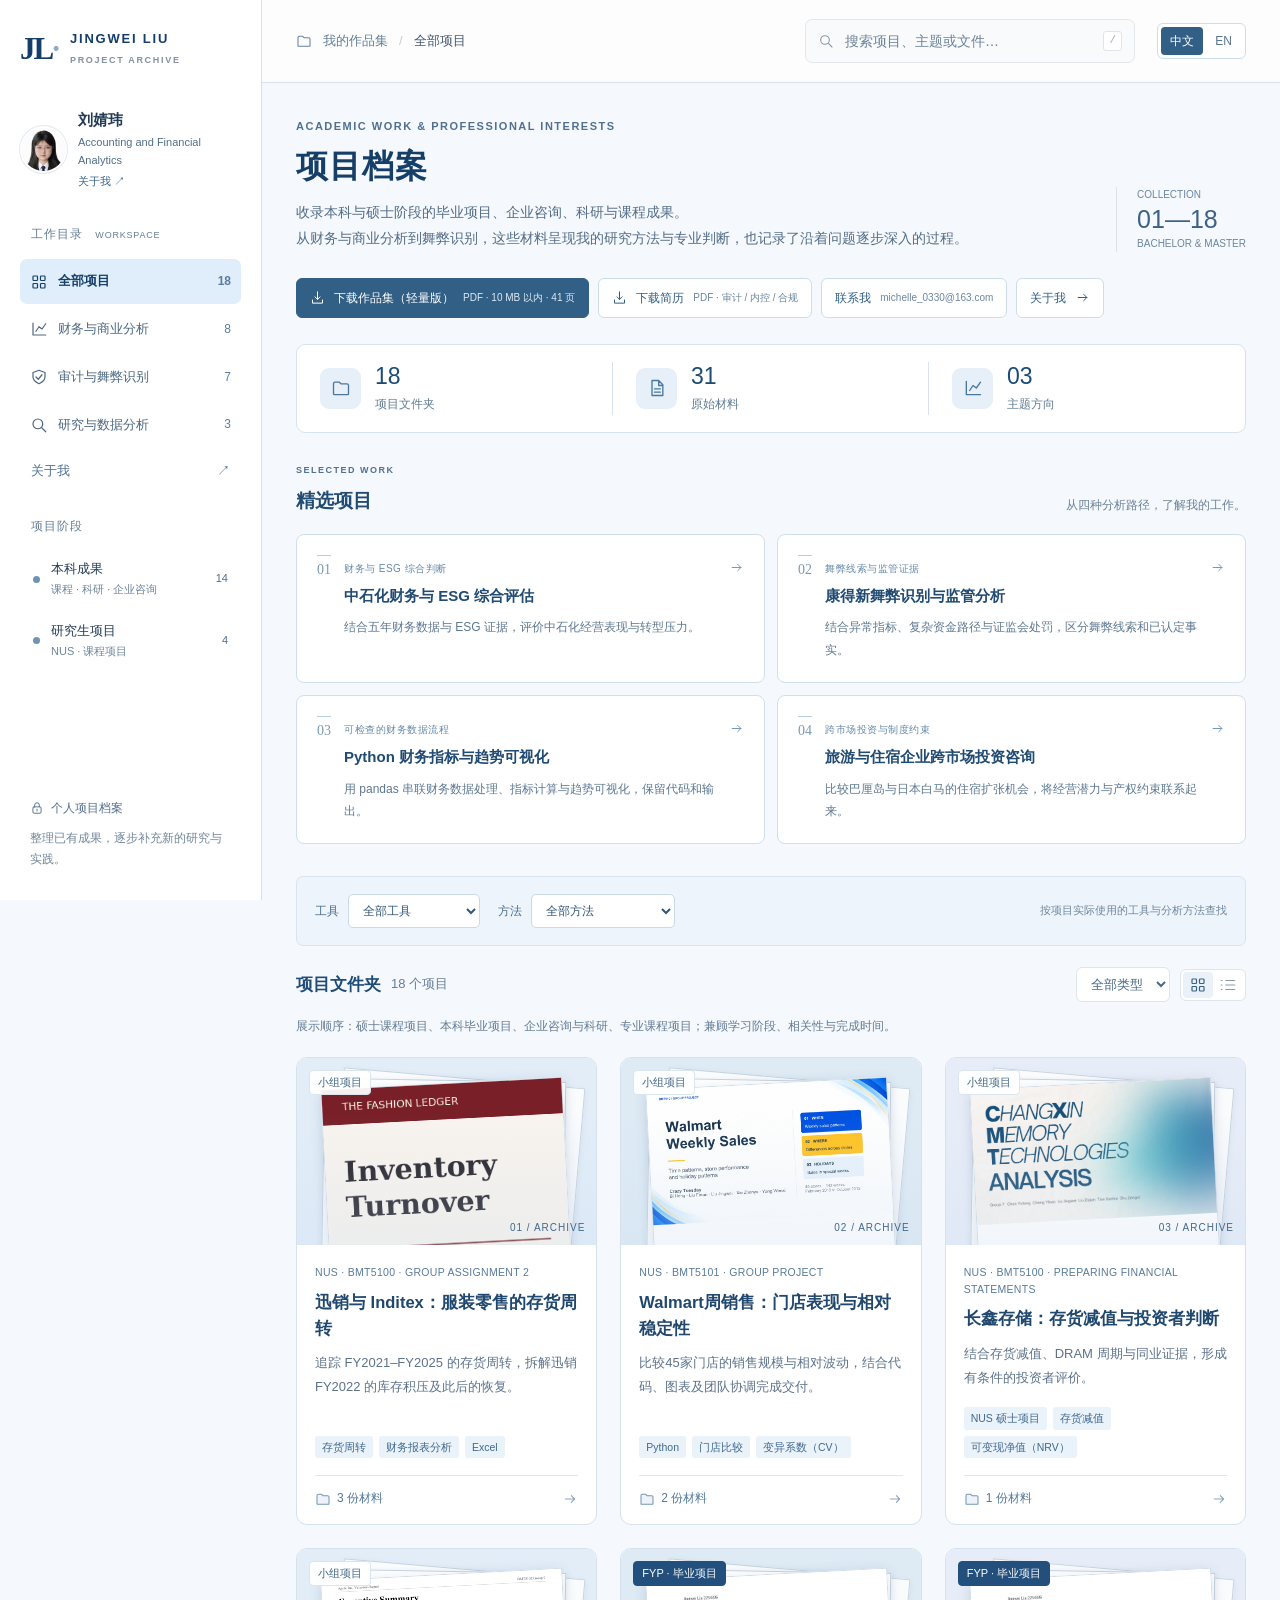
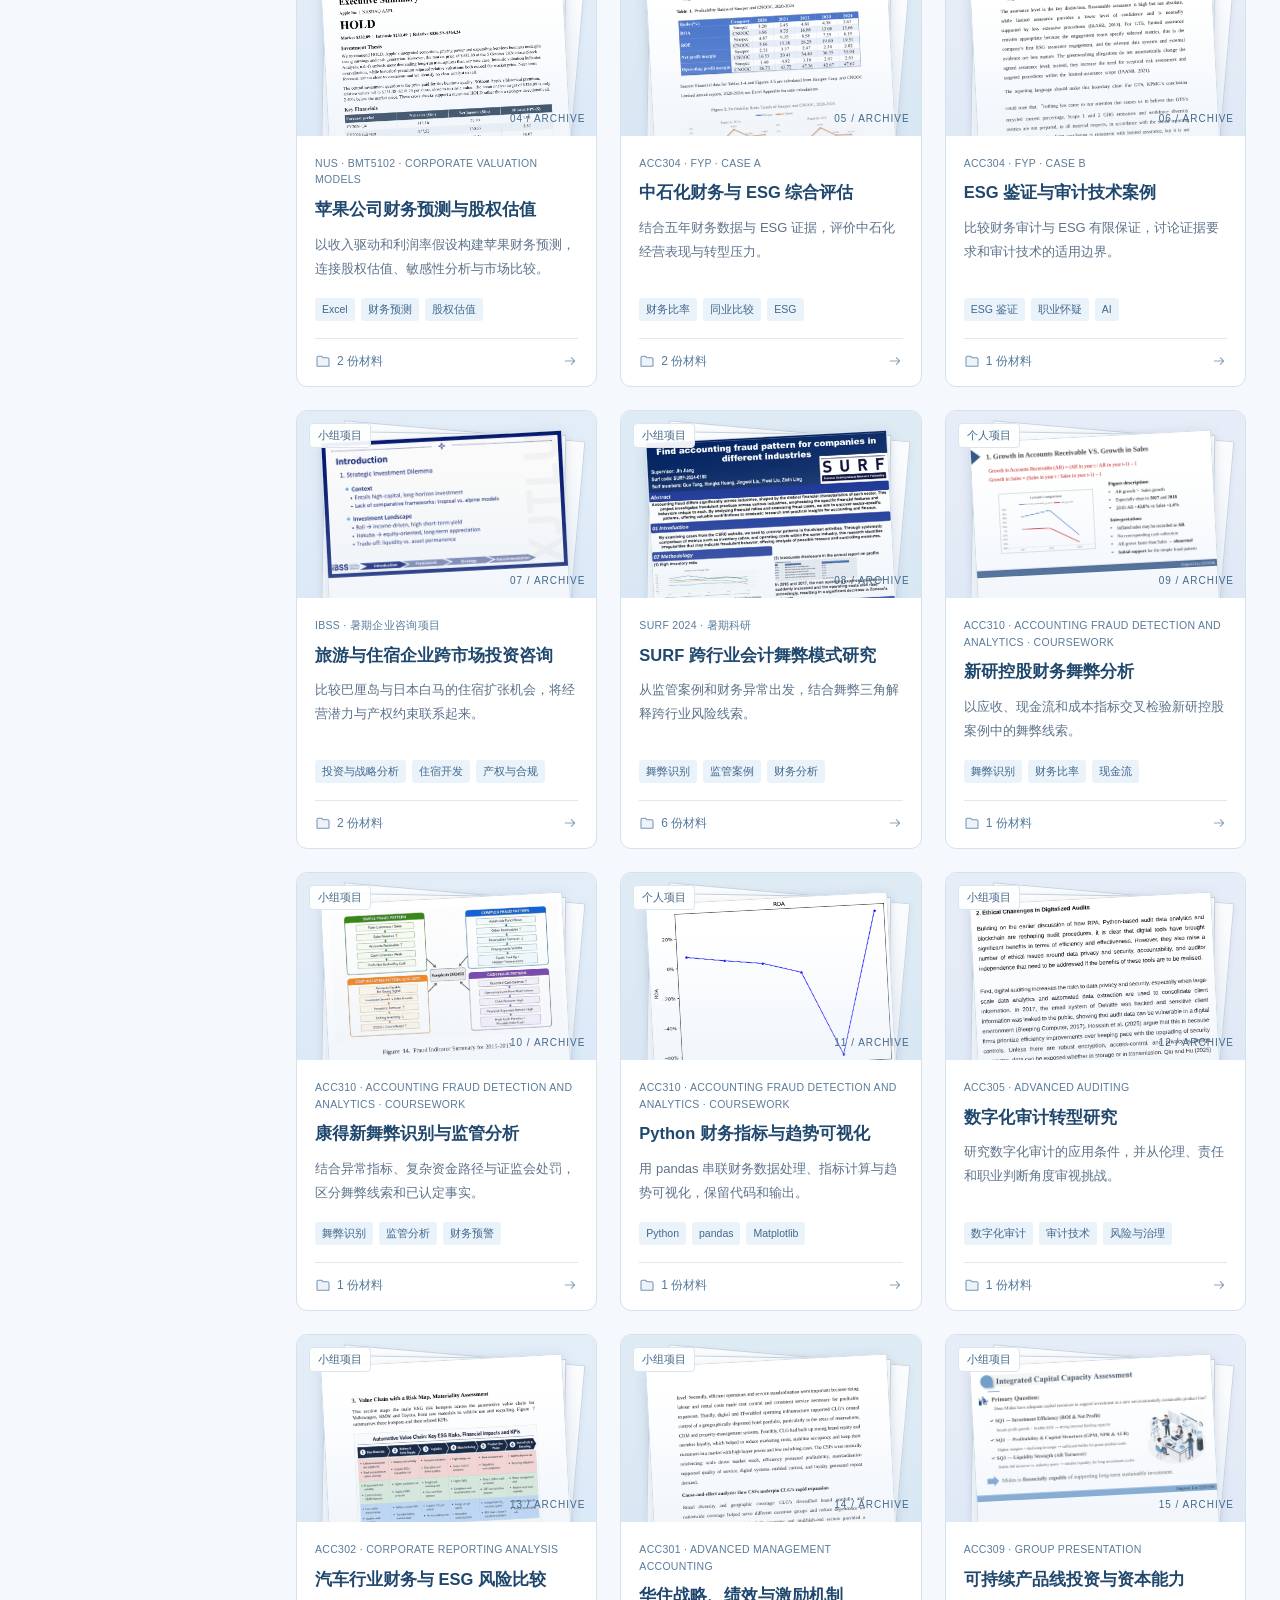
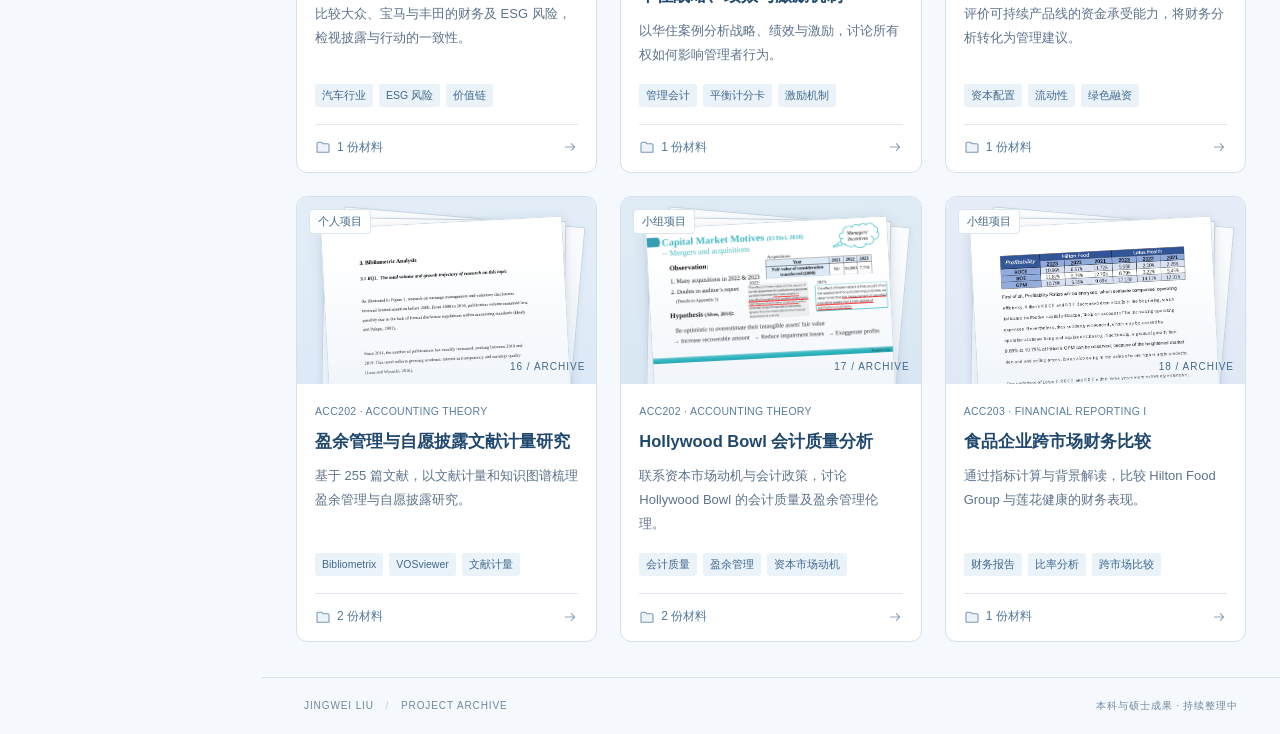
<file: site/index.html>
<!doctype html>
<html lang="zh-CN">
<head>
<meta charset="utf-8"><meta name="viewport" content="width=device-width,initial-scale=1">
<meta name="description" content="刘婧玮的会计、财务分析与研究项目档案。"><meta name="robots" content="noindex,nofollow">
<title>Jingwei Liu · 项目档案</title>
<link rel="icon" href="favicon.svg" type="image/svg+xml"><link rel="stylesheet" href="style.css?v=arial-20261029">
</head>
<body>
<svg class="sprite" xmlns="http://www.w3.org/2000/svg"><defs>
<symbol id="i-folder" viewBox="0 0 24 24"><path d="M3 7a2 2 0 0 1 2-2h5l2 2h7a2 2 0 0 1 2 2v10a1 1 0 0 1-1 1H4a1 1 0 0 1-1-1Z"/></symbol>
<symbol id="i-grid" viewBox="0 0 24 24"><rect x="4" y="4" width="6" height="6" rx="1"/><rect x="14" y="4" width="6" height="6" rx="1"/><rect x="4" y="14" width="6" height="6" rx="1"/><rect x="14" y="14" width="6" height="6" rx="1"/></symbol>
<symbol id="i-chart" viewBox="0 0 24 24"><path d="M4 4v16h17M8 15l4-6 4 3 5-7"/></symbol>
<symbol id="i-shield" viewBox="0 0 24 24"><path d="m12 3 8 3v6c0 5-8 9-8 9s-8-4-8-9V6Zm-4 9 3 3 5-6"/></symbol>
<symbol id="i-search" viewBox="0 0 24 24"><circle cx="10.5" cy="10.5" r="6.5"/><path d="m16 16 5 5"/></symbol>
<symbol id="i-file" viewBox="0 0 24 24"><path d="M6 3h8l5 5v13H6ZM14 3v6h5M9 13h7M9 17h7"/></symbol>
<symbol id="i-arrow" viewBox="0 0 24 24"><path d="M5 12h14m-5-5 5 5-5 5"/></symbol>
<symbol id="i-back" viewBox="0 0 24 24"><path d="M19 12H5m5-5-5 5 5 5"/></symbol>
<symbol id="i-download" viewBox="0 0 24 24"><path d="M12 3v12m-4-4 4 4 4-4M4 16v5h16v-5"/></symbol>
<symbol id="i-list" viewBox="0 0 24 24"><path d="M9 6h12M9 12h12M9 18h12M3 6h1M3 12h1M3 18h1"/></symbol>
<symbol id="i-lock" viewBox="0 0 24 24"><rect x="5" y="10" width="14" height="11" rx="2"/><path d="M8 10V7a4 4 0 0 1 8 0v3m-4 4v3"/></symbol>
<symbol id="i-close" viewBox="0 0 24 24"><path d="m6 6 12 12M18 6 6 18"/></symbol>
</defs></svg>
<aside class="sidebar">
<a href="#" class="brand" aria-label="返回全部项目"><span class="monogram">JL<span>·</span></span><span>JINGWEI LIU<small>PROJECT ARCHIVE</small></span></a>
<a class="owner" href="#about" aria-label="关于刘婧玮，打开个人介绍"><img class="avatar" src="assets/portrait-original.jpg" alt="刘婧玮头像"><div><strong>刘婧玮</strong><span>Accounting and Financial Analytics</span><small>关于我 ↗</small></div></a>
<div class="side-label">工作目录 <span>WORKSPACE</span></div>
<nav id="categories" aria-label="项目分类"></nav><a class="profile-shortcut" href="#about">关于我 <span>↗</span></a>
<div class="side-label second">项目阶段</div>
<button type="button" class="stage" data-stage="bachelor" aria-pressed="false"><span class="stage-dot"></span><span class="stage-label">本科成果<small>课程 · 科研 · 企业咨询</small></span><span class="stage-count">14</span></button>
<button type="button" class="stage" data-stage="master" aria-pressed="false"><span class="stage-dot"></span><span class="stage-label">研究生项目<small>NUS · 课程项目</small></span><span class="stage-count master-stage-count">4</span></button>
<div class="sidebar-bottom"><div class="private-label"><svg><use href="#i-lock"/></svg>个人项目档案</div><p>整理已有成果，逐步补充新的研究与实践。</p></div>
</aside>
<div class="shell">
<header class="topbar"><div class="top-location"><svg><use href="#i-folder"/></svg><span>我的作品集</span><span class="top-slash">/</span><span id="top-current">全部项目</span></div><label class="search"><svg><use href="#i-search"/></svg><input id="search" type="search" placeholder="搜索项目、主题或文件…" aria-label="搜索项目、主题或文件"><kbd>/</kbd></label></header>
<main id="main" tabindex="-1"></main>
<footer><span>JINGWEI LIU <span class="footer-dot">/</span> PROJECT ARCHIVE</span><span>本科与硕士成果 · 持续整理中</span></footer>
</div>
<dialog id="viewer"><header class="viewer-header"><div><strong id="viewer-title"></strong><small id="viewer-subtitle"></small></div><div class="viewer-actions"><a id="open-file" target="_blank" rel="noopener">新窗口打开</a><button id="download-viewer" class="primary"><svg><use href="#i-download"/></svg>下载原文件</button><button id="close-viewer" class="icon-btn" aria-label="关闭预览"><svg><use href="#i-close"/></svg></button></div></header><div id="preview-body"></div></dialog>
<div id="toast" role="status" aria-live="polite"></div>
<script src="data.js?v=acc310-coursework-20261031"></script><script src="enhancements.js?v=resume-audit-controls-20261029"></script><script src="profile.js?v=vector-shield-20261027"></script><script src="app.js?v=20261117-2"></script><script src="bmt5100.js?v=overviews-20261027"></script>
<script src="apple.js?v=apple-contribution-20261031"></script>
<script src="i18n.js?v=translation-fix-20261119"></script>
<script src="walmart.js?v=walmart-20261106"></script>
<script src="fashion-ledger.js?v=20261117-2"></script>
</body></html>
</file>
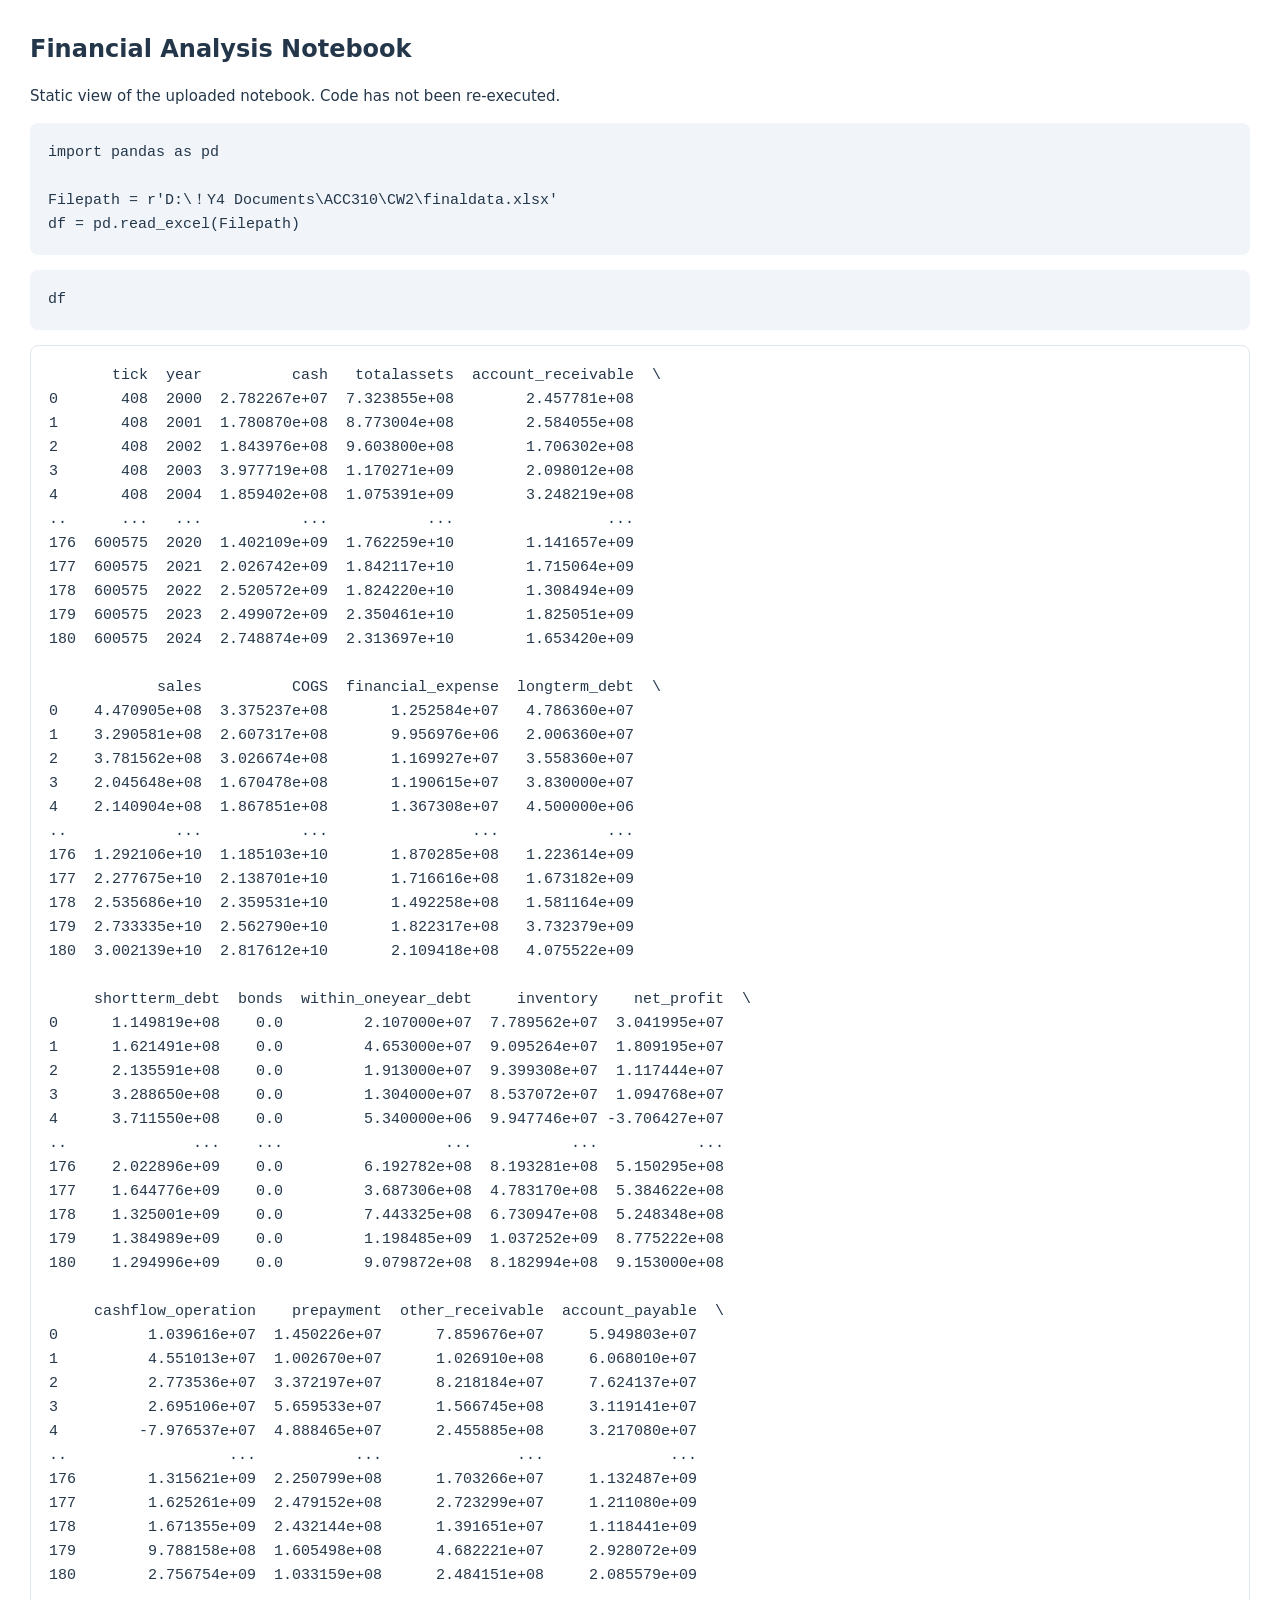
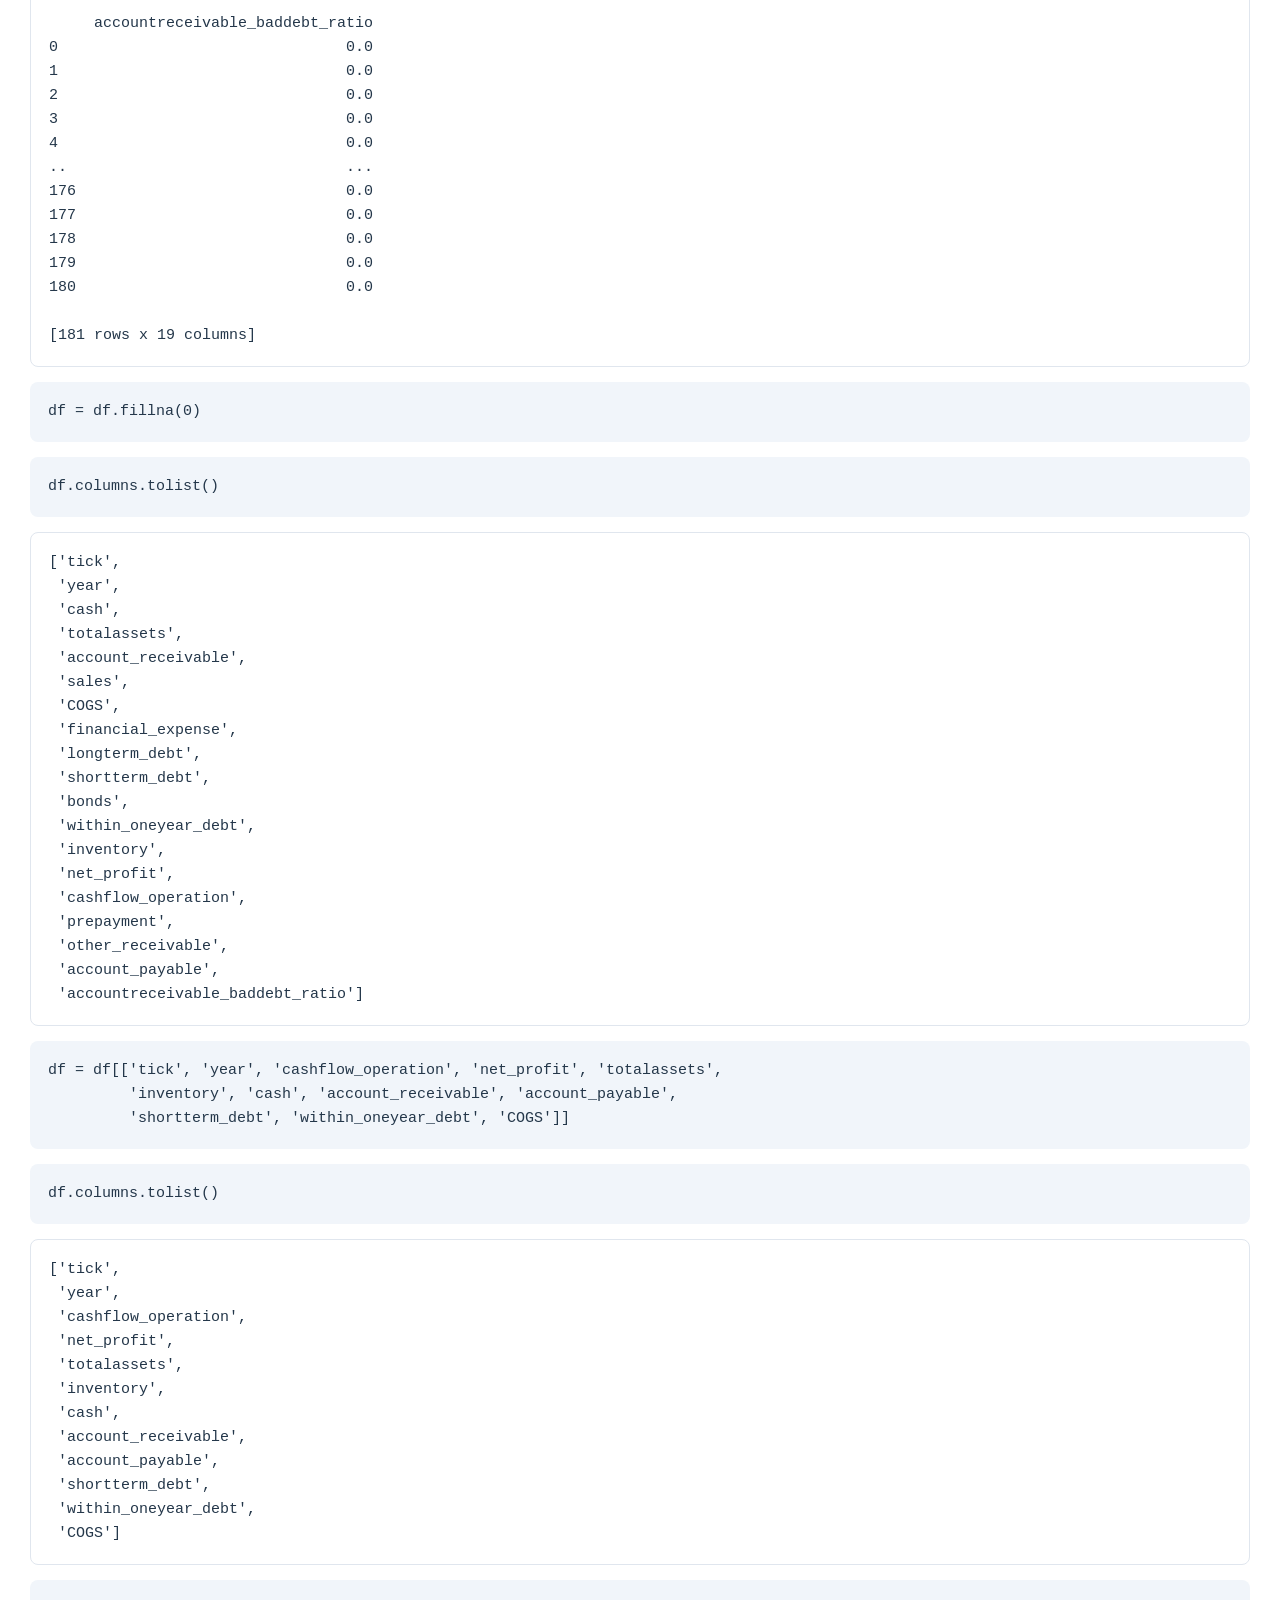
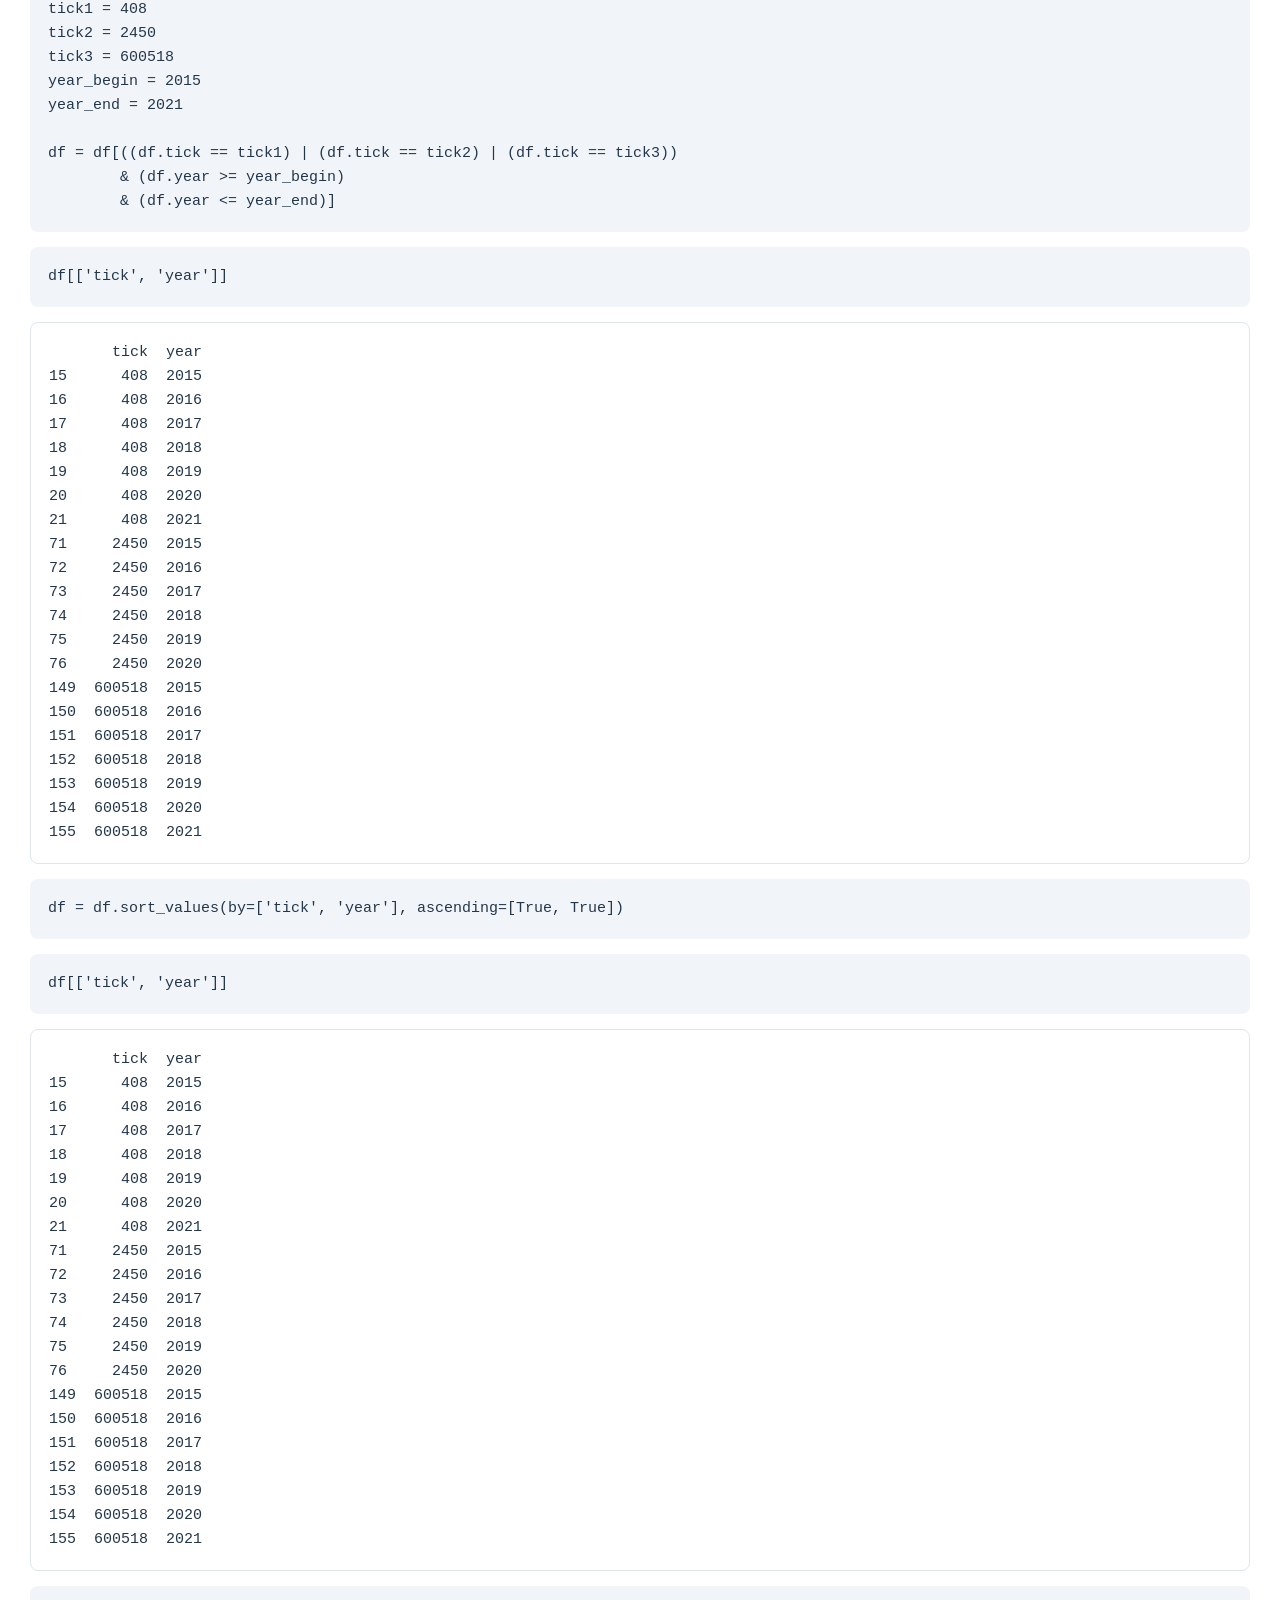
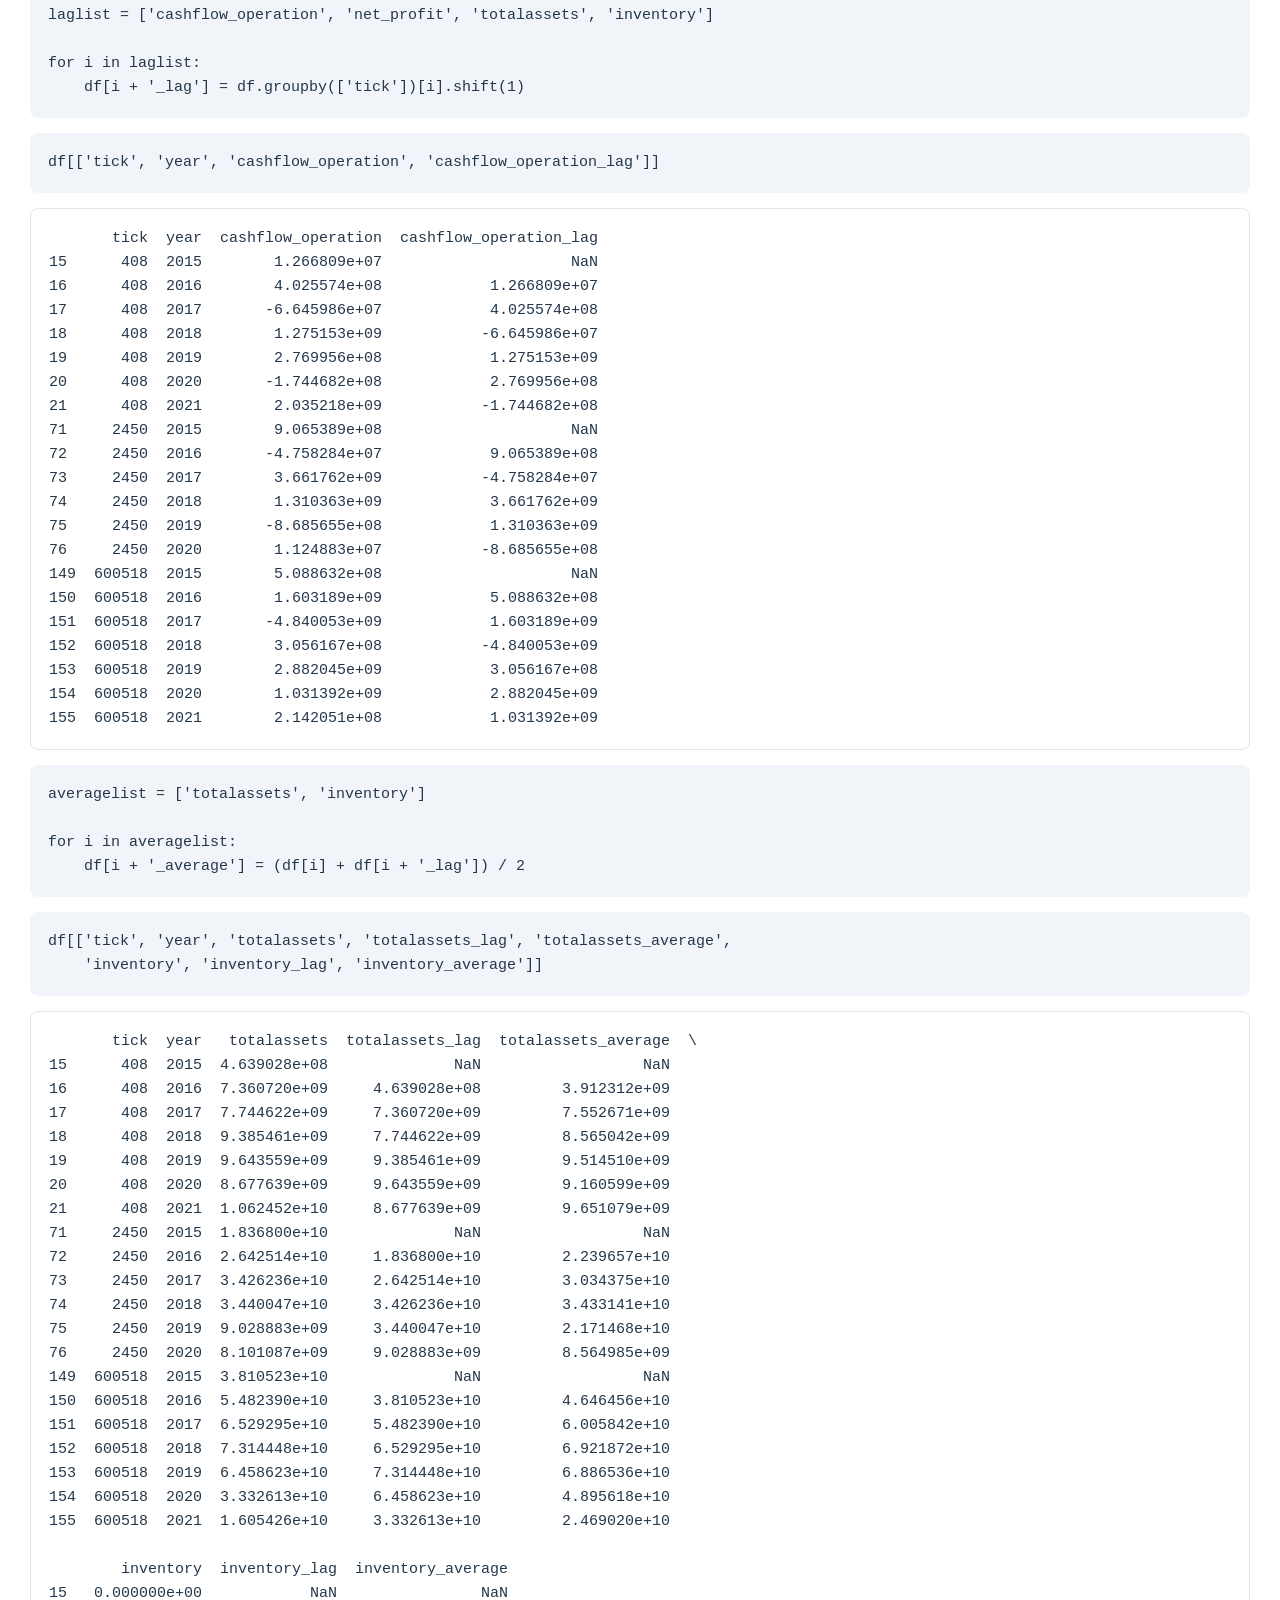
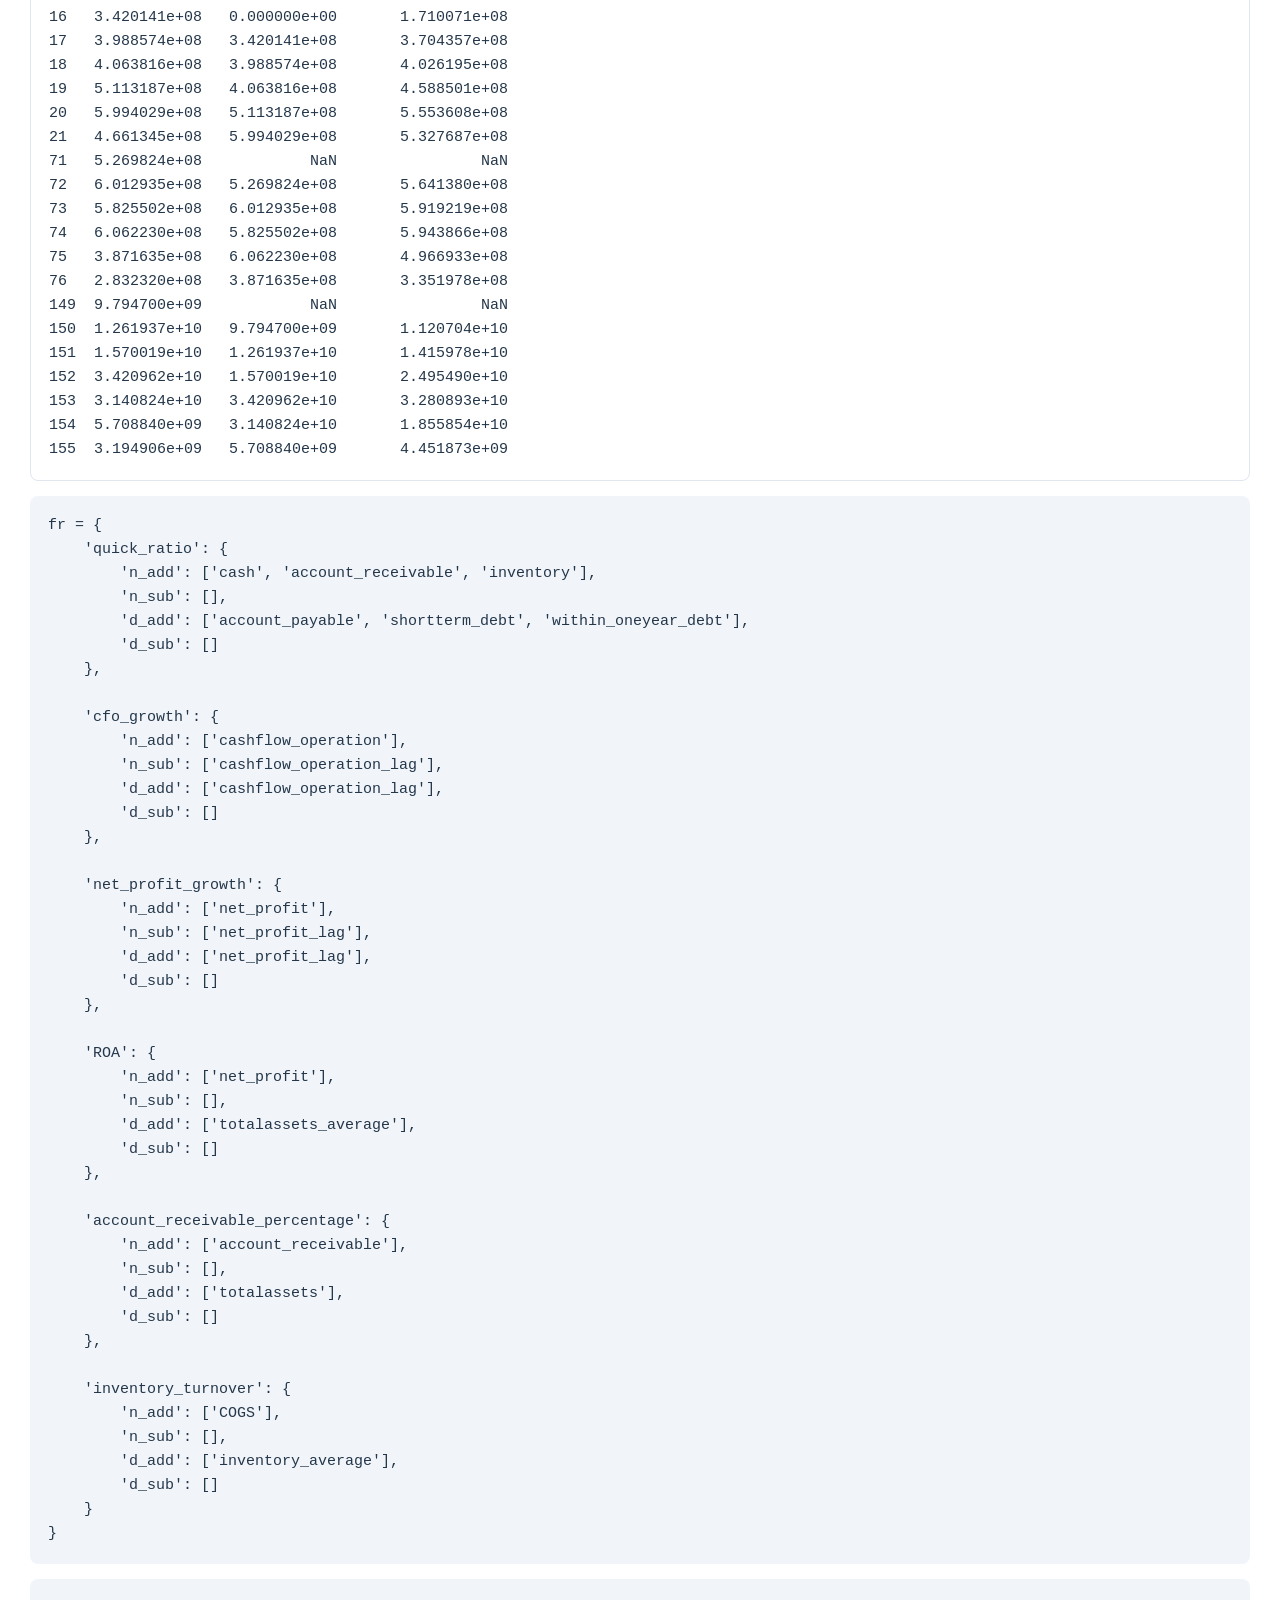
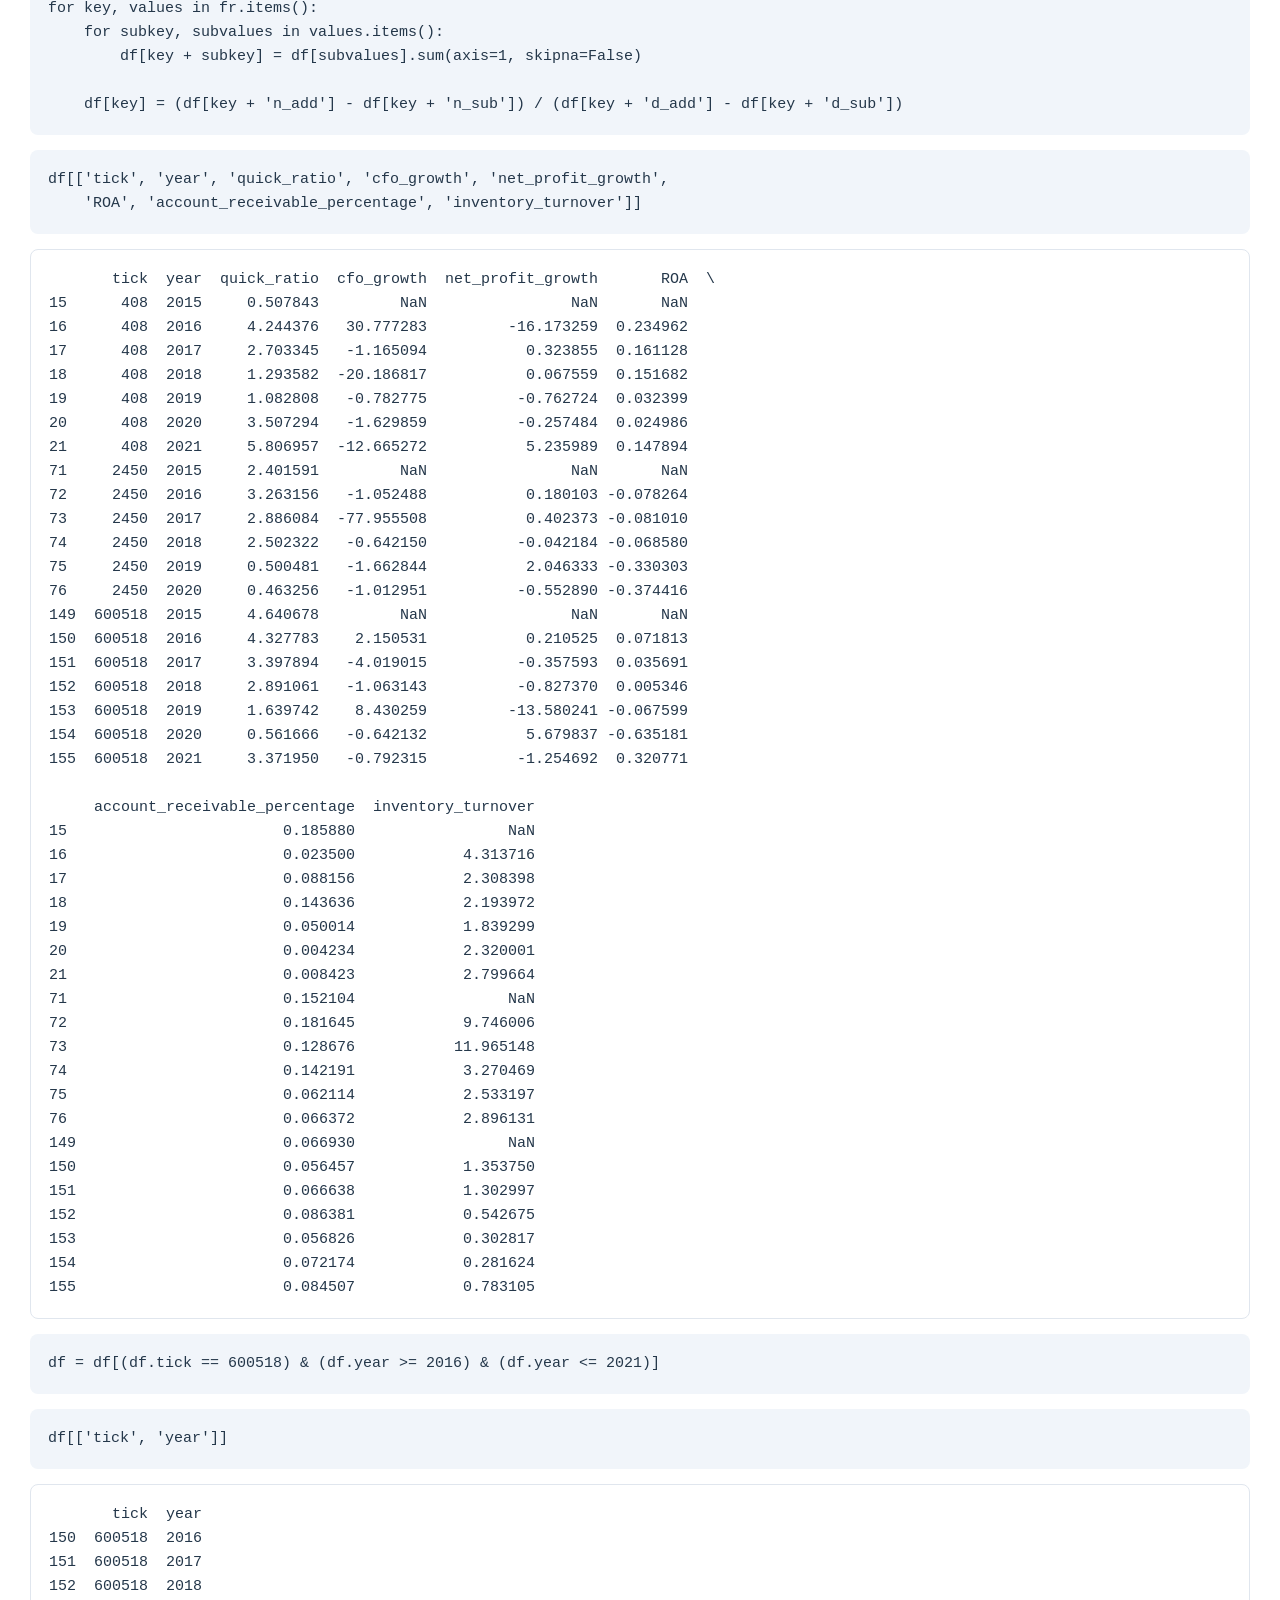
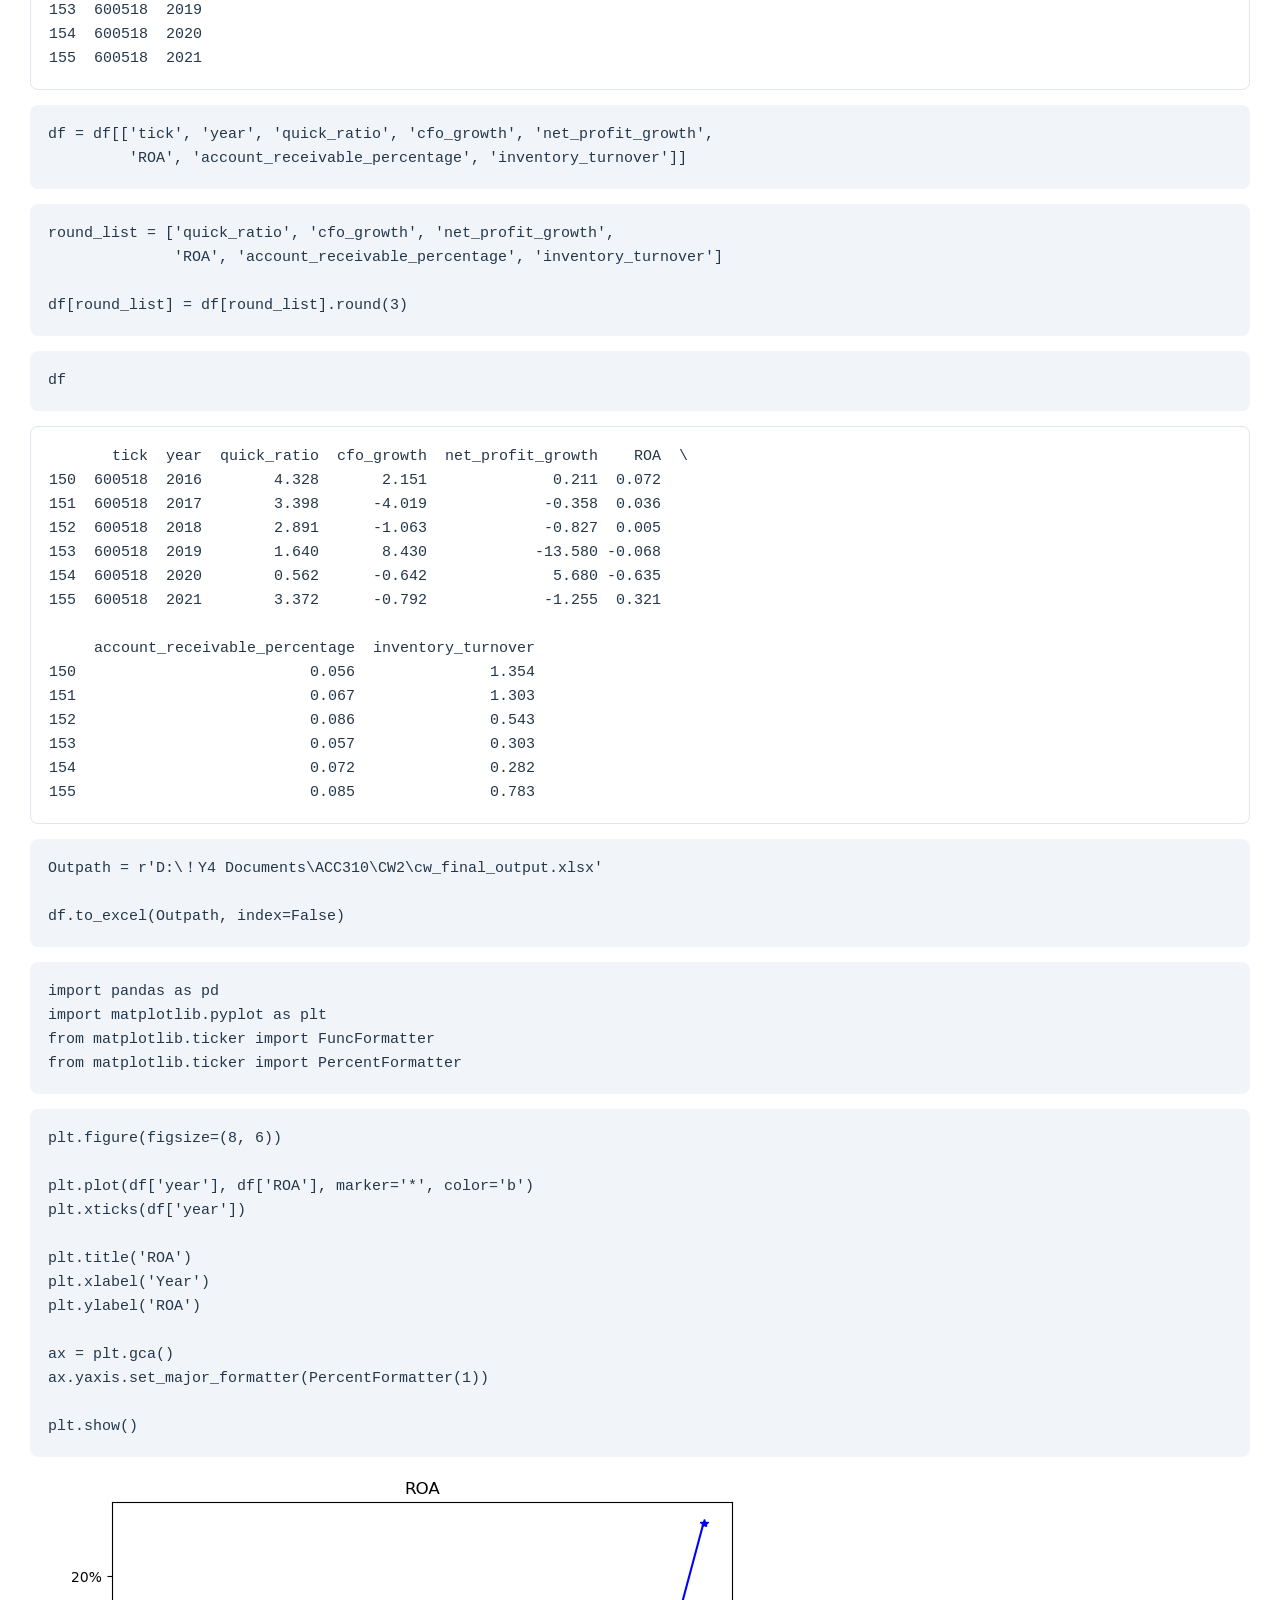
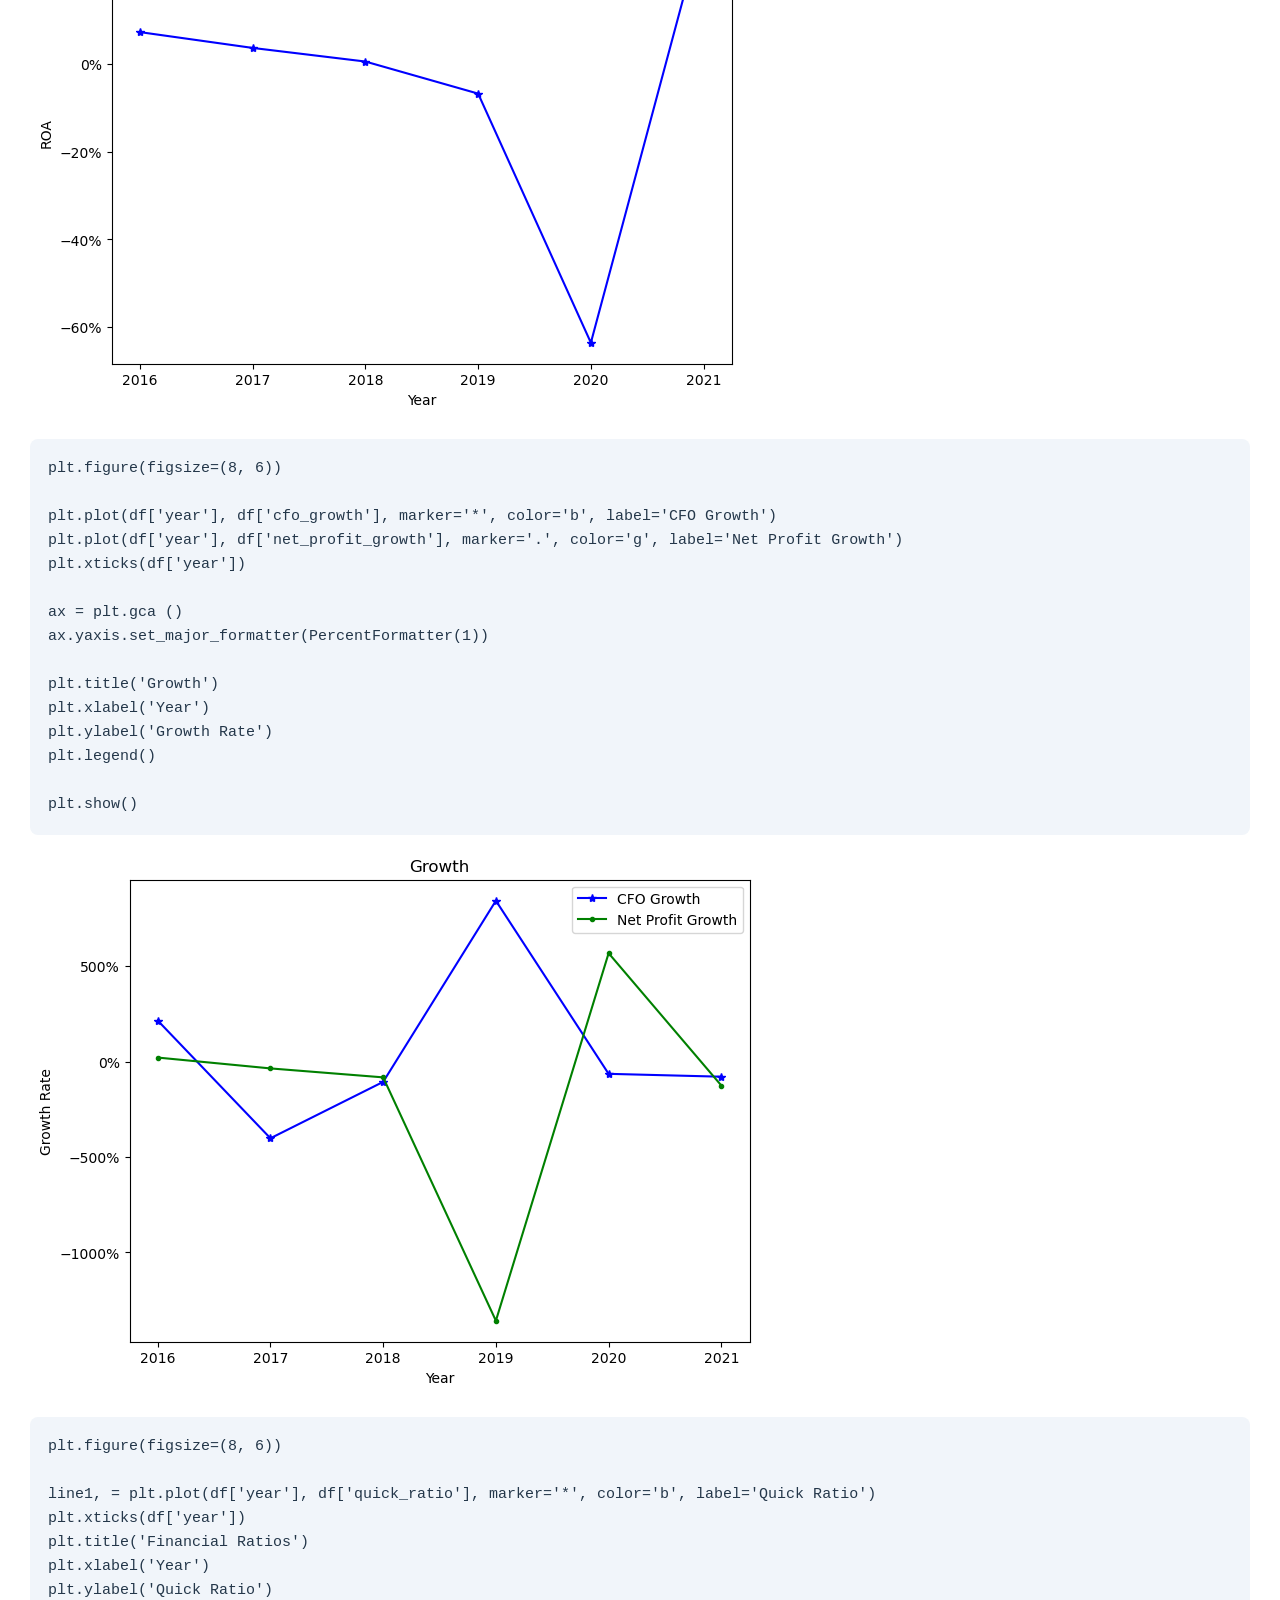
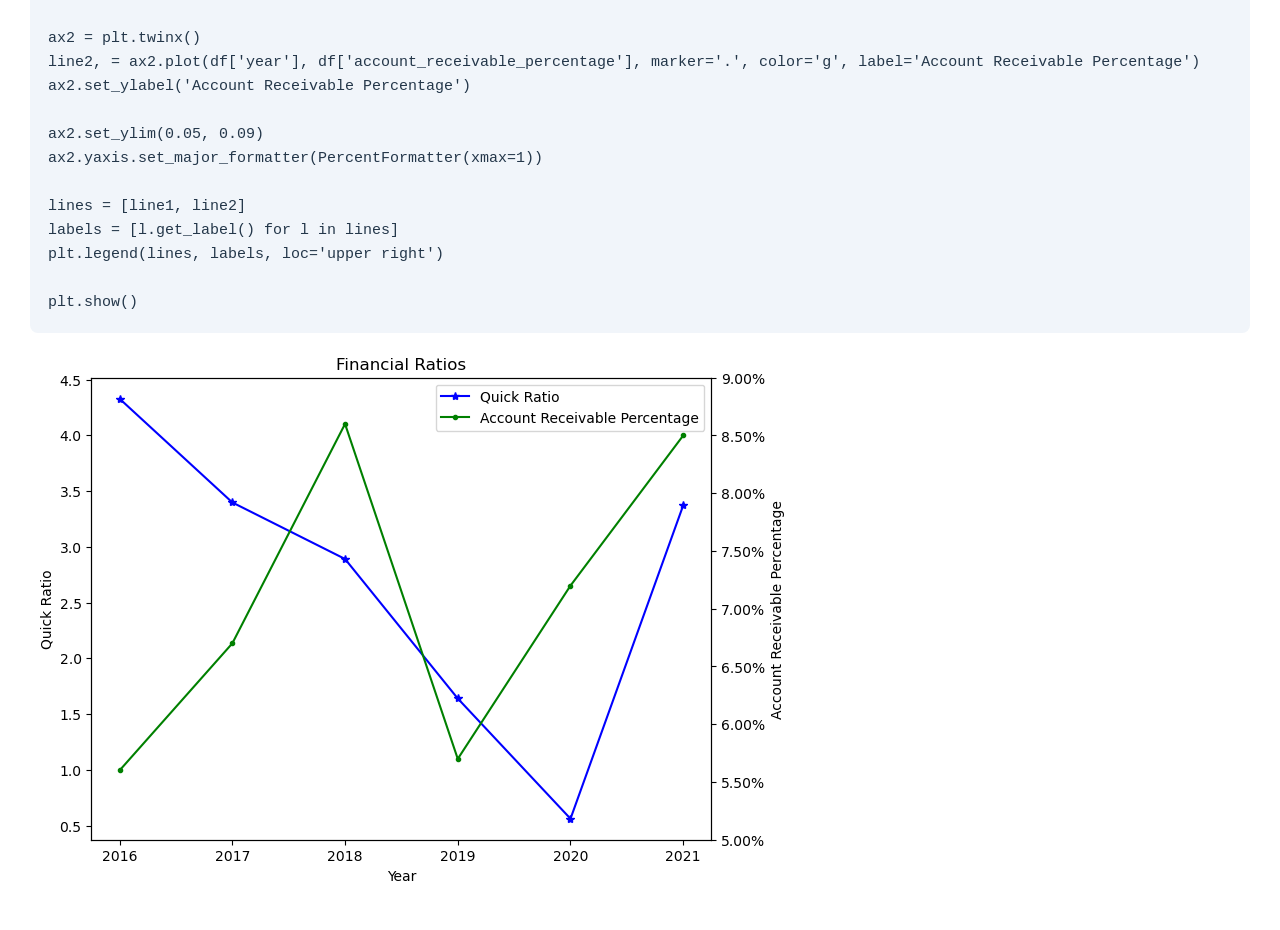
<file: migration/notebook-preview.html>
<!doctype html><html lang="en"><meta charset="utf-8"><meta name="viewport" content="width=device-width,initial-scale=1"><style>body{font:15px/1.6 system-ui;margin:30px;color:#24374a}pre{white-space:pre-wrap;overflow-wrap:anywhere;padding:18px;background:#f1f5fa;border-radius:8px}img{max-width:100%;height:auto}.output{background:#fff;border:1px solid #e0e6ee}h1{font-size:24px}</style><title>Python Financial Analysis Notebook</title><h1>Financial Analysis Notebook</h1><p>Static view of the uploaded notebook. Code has not been re-executed.</p><pre>import pandas as pd

Filepath = r&#x27;D:\！Y4 Documents\ACC310\CW2\finaldata.xlsx&#x27;
df = pd.read_excel(Filepath)</pre><pre>df</pre><pre class="output">       tick  year          cash   totalassets  account_receivable  \
0       408  2000  2.782267e+07  7.323855e+08        2.457781e+08   
1       408  2001  1.780870e+08  8.773004e+08        2.584055e+08   
2       408  2002  1.843976e+08  9.603800e+08        1.706302e+08   
3       408  2003  3.977719e+08  1.170271e+09        2.098012e+08   
4       408  2004  1.859402e+08  1.075391e+09        3.248219e+08   
..      ...   ...           ...           ...                 ...   
176  600575  2020  1.402109e+09  1.762259e+10        1.141657e+09   
177  600575  2021  2.026742e+09  1.842117e+10        1.715064e+09   
178  600575  2022  2.520572e+09  1.824220e+10        1.308494e+09   
179  600575  2023  2.499072e+09  2.350461e+10        1.825051e+09   
180  600575  2024  2.748874e+09  2.313697e+10        1.653420e+09   

            sales          COGS  financial_expense  longterm_debt  \
0    4.470905e+08  3.375237e+08       1.252584e+07   4.786360e+07   
1    3.290581e+08  2.607317e+08       9.956976e+06   2.006360e+07   
2    3.781562e+08  3.026674e+08       1.169927e+07   3.558360e+07   
3    2.045648e+08  1.670478e+08       1.190615e+07   3.830000e+07   
4    2.140904e+08  1.867851e+08       1.367308e+07   4.500000e+06   
..            ...           ...                ...            ...   
176  1.292106e+10  1.185103e+10       1.870285e+08   1.223614e+09   
177  2.277675e+10  2.138701e+10       1.716616e+08   1.673182e+09   
178  2.535686e+10  2.359531e+10       1.492258e+08   1.581164e+09   
179  2.733335e+10  2.562790e+10       1.822317e+08   3.732379e+09   
180  3.002139e+10  2.817612e+10       2.109418e+08   4.075522e+09   

     shortterm_debt  bonds  within_oneyear_debt     inventory    net_profit  \
0      1.149819e+08    0.0         2.107000e+07  7.789562e+07  3.041995e+07   
1      1.621491e+08    0.0         4.653000e+07  9.095264e+07  1.809195e+07   
2      2.135591e+08    0.0         1.913000e+07  9.399308e+07  1.117444e+07   
3      3.288650e+08    0.0         1.304000e+07  8.537072e+07  1.094768e+07   
4      3.711550e+08    0.0         5.340000e+06  9.947746e+07 -3.706427e+07   
..              ...    ...                  ...           ...           ...   
176    2.022896e+09    0.0         6.192782e+08  8.193281e+08  5.150295e+08   
177    1.644776e+09    0.0         3.687306e+08  4.783170e+08  5.384622e+08   
178    1.325001e+09    0.0         7.443325e+08  6.730947e+08  5.248348e+08   
179    1.384989e+09    0.0         1.198485e+09  1.037252e+09  8.775222e+08   
180    1.294996e+09    0.0         9.079872e+08  8.182994e+08  9.153000e+08   

     cashflow_operation    prepayment  other_receivable  account_payable  \
0          1.039616e+07  1.450226e+07      7.859676e+07     5.949803e+07   
1          4.551013e+07  1.002670e+07      1.026910e+08     6.068010e+07   
2          2.773536e+07  3.372197e+07      8.218184e+07     7.624137e+07   
3          2.695106e+07  5.659533e+07      1.566745e+08     3.119141e+07   
4         -7.976537e+07  4.888465e+07      2.455885e+08     3.217080e+07   
..                  ...           ...               ...              ...   
176        1.315621e+09  2.250799e+08      1.703266e+07     1.132487e+09   
177        1.625261e+09  2.479152e+08      2.723299e+07     1.211080e+09   
178        1.671355e+09  2.432144e+08      1.391651e+07     1.118441e+09   
179        9.788158e+08  1.605498e+08      4.682221e+07     2.928072e+09   
180        2.756754e+09  1.033159e+08      2.484151e+08     2.085579e+09   

     accountreceivable_baddebt_ratio  
0                                0.0  
1                                0.0  
2                                0.0  
3                                0.0  
4                                0.0  
..                               ...  
176                              0.0  
177                              0.0  
178                              0.0  
179                              0.0  
180                              0.0  

[181 rows x 19 columns]</pre><pre>df = df.fillna(0)</pre><pre>df.columns.tolist()</pre><pre class="output">[&#x27;tick&#x27;,
 &#x27;year&#x27;,
 &#x27;cash&#x27;,
 &#x27;totalassets&#x27;,
 &#x27;account_receivable&#x27;,
 &#x27;sales&#x27;,
 &#x27;COGS&#x27;,
 &#x27;financial_expense&#x27;,
 &#x27;longterm_debt&#x27;,
 &#x27;shortterm_debt&#x27;,
 &#x27;bonds&#x27;,
 &#x27;within_oneyear_debt&#x27;,
 &#x27;inventory&#x27;,
 &#x27;net_profit&#x27;,
 &#x27;cashflow_operation&#x27;,
 &#x27;prepayment&#x27;,
 &#x27;other_receivable&#x27;,
 &#x27;account_payable&#x27;,
 &#x27;accountreceivable_baddebt_ratio&#x27;]</pre><pre>df = df[[&#x27;tick&#x27;, &#x27;year&#x27;, &#x27;cashflow_operation&#x27;, &#x27;net_profit&#x27;, &#x27;totalassets&#x27;,
         &#x27;inventory&#x27;, &#x27;cash&#x27;, &#x27;account_receivable&#x27;, &#x27;account_payable&#x27;,
         &#x27;shortterm_debt&#x27;, &#x27;within_oneyear_debt&#x27;, &#x27;COGS&#x27;]]</pre><pre>df.columns.tolist()</pre><pre class="output">[&#x27;tick&#x27;,
 &#x27;year&#x27;,
 &#x27;cashflow_operation&#x27;,
 &#x27;net_profit&#x27;,
 &#x27;totalassets&#x27;,
 &#x27;inventory&#x27;,
 &#x27;cash&#x27;,
 &#x27;account_receivable&#x27;,
 &#x27;account_payable&#x27;,
 &#x27;shortterm_debt&#x27;,
 &#x27;within_oneyear_debt&#x27;,
 &#x27;COGS&#x27;]</pre><pre>tick1 = 408
tick2 = 2450
tick3 = 600518
year_begin = 2015
year_end = 2021

df = df[((df.tick == tick1) | (df.tick == tick2) | (df.tick == tick3)) 
        &amp; (df.year &gt;= year_begin) 
        &amp; (df.year &lt;= year_end)]</pre><pre>df[[&#x27;tick&#x27;, &#x27;year&#x27;]]</pre><pre class="output">       tick  year
15      408  2015
16      408  2016
17      408  2017
18      408  2018
19      408  2019
20      408  2020
21      408  2021
71     2450  2015
72     2450  2016
73     2450  2017
74     2450  2018
75     2450  2019
76     2450  2020
149  600518  2015
150  600518  2016
151  600518  2017
152  600518  2018
153  600518  2019
154  600518  2020
155  600518  2021</pre><pre>df = df.sort_values(by=[&#x27;tick&#x27;, &#x27;year&#x27;], ascending=[True, True])</pre><pre>df[[&#x27;tick&#x27;, &#x27;year&#x27;]]</pre><pre class="output">       tick  year
15      408  2015
16      408  2016
17      408  2017
18      408  2018
19      408  2019
20      408  2020
21      408  2021
71     2450  2015
72     2450  2016
73     2450  2017
74     2450  2018
75     2450  2019
76     2450  2020
149  600518  2015
150  600518  2016
151  600518  2017
152  600518  2018
153  600518  2019
154  600518  2020
155  600518  2021</pre><pre>laglist = [&#x27;cashflow_operation&#x27;, &#x27;net_profit&#x27;, &#x27;totalassets&#x27;, &#x27;inventory&#x27;]

for i in laglist:
    df[i + &#x27;_lag&#x27;] = df.groupby([&#x27;tick&#x27;])[i].shift(1)</pre><pre>df[[&#x27;tick&#x27;, &#x27;year&#x27;, &#x27;cashflow_operation&#x27;, &#x27;cashflow_operation_lag&#x27;]]</pre><pre class="output">       tick  year  cashflow_operation  cashflow_operation_lag
15      408  2015        1.266809e+07                     NaN
16      408  2016        4.025574e+08            1.266809e+07
17      408  2017       -6.645986e+07            4.025574e+08
18      408  2018        1.275153e+09           -6.645986e+07
19      408  2019        2.769956e+08            1.275153e+09
20      408  2020       -1.744682e+08            2.769956e+08
21      408  2021        2.035218e+09           -1.744682e+08
71     2450  2015        9.065389e+08                     NaN
72     2450  2016       -4.758284e+07            9.065389e+08
73     2450  2017        3.661762e+09           -4.758284e+07
74     2450  2018        1.310363e+09            3.661762e+09
75     2450  2019       -8.685655e+08            1.310363e+09
76     2450  2020        1.124883e+07           -8.685655e+08
149  600518  2015        5.088632e+08                     NaN
150  600518  2016        1.603189e+09            5.088632e+08
151  600518  2017       -4.840053e+09            1.603189e+09
152  600518  2018        3.056167e+08           -4.840053e+09
153  600518  2019        2.882045e+09            3.056167e+08
154  600518  2020        1.031392e+09            2.882045e+09
155  600518  2021        2.142051e+08            1.031392e+09</pre><pre>averagelist = [&#x27;totalassets&#x27;, &#x27;inventory&#x27;]

for i in averagelist:
    df[i + &#x27;_average&#x27;] = (df[i] + df[i + &#x27;_lag&#x27;]) / 2</pre><pre>df[[&#x27;tick&#x27;, &#x27;year&#x27;, &#x27;totalassets&#x27;, &#x27;totalassets_lag&#x27;, &#x27;totalassets_average&#x27;,
    &#x27;inventory&#x27;, &#x27;inventory_lag&#x27;, &#x27;inventory_average&#x27;]]</pre><pre class="output">       tick  year   totalassets  totalassets_lag  totalassets_average  \
15      408  2015  4.639028e+08              NaN                  NaN   
16      408  2016  7.360720e+09     4.639028e+08         3.912312e+09   
17      408  2017  7.744622e+09     7.360720e+09         7.552671e+09   
18      408  2018  9.385461e+09     7.744622e+09         8.565042e+09   
19      408  2019  9.643559e+09     9.385461e+09         9.514510e+09   
20      408  2020  8.677639e+09     9.643559e+09         9.160599e+09   
21      408  2021  1.062452e+10     8.677639e+09         9.651079e+09   
71     2450  2015  1.836800e+10              NaN                  NaN   
72     2450  2016  2.642514e+10     1.836800e+10         2.239657e+10   
73     2450  2017  3.426236e+10     2.642514e+10         3.034375e+10   
74     2450  2018  3.440047e+10     3.426236e+10         3.433141e+10   
75     2450  2019  9.028883e+09     3.440047e+10         2.171468e+10   
76     2450  2020  8.101087e+09     9.028883e+09         8.564985e+09   
149  600518  2015  3.810523e+10              NaN                  NaN   
150  600518  2016  5.482390e+10     3.810523e+10         4.646456e+10   
151  600518  2017  6.529295e+10     5.482390e+10         6.005842e+10   
152  600518  2018  7.314448e+10     6.529295e+10         6.921872e+10   
153  600518  2019  6.458623e+10     7.314448e+10         6.886536e+10   
154  600518  2020  3.332613e+10     6.458623e+10         4.895618e+10   
155  600518  2021  1.605426e+10     3.332613e+10         2.469020e+10   

        inventory  inventory_lag  inventory_average  
15   0.000000e+00            NaN                NaN  
16   3.420141e+08   0.000000e+00       1.710071e+08  
17   3.988574e+08   3.420141e+08       3.704357e+08  
18   4.063816e+08   3.988574e+08       4.026195e+08  
19   5.113187e+08   4.063816e+08       4.588501e+08  
20   5.994029e+08   5.113187e+08       5.553608e+08  
21   4.661345e+08   5.994029e+08       5.327687e+08  
71   5.269824e+08            NaN                NaN  
72   6.012935e+08   5.269824e+08       5.641380e+08  
73   5.825502e+08   6.012935e+08       5.919219e+08  
74   6.062230e+08   5.825502e+08       5.943866e+08  
75   3.871635e+08   6.062230e+08       4.966933e+08  
76   2.832320e+08   3.871635e+08       3.351978e+08  
149  9.794700e+09            NaN                NaN  
150  1.261937e+10   9.794700e+09       1.120704e+10  
151  1.570019e+10   1.261937e+10       1.415978e+10  
152  3.420962e+10   1.570019e+10       2.495490e+10  
153  3.140824e+10   3.420962e+10       3.280893e+10  
154  5.708840e+09   3.140824e+10       1.855854e+10  
155  3.194906e+09   5.708840e+09       4.451873e+09  </pre><pre>fr = {
    &#x27;quick_ratio&#x27;: {
        &#x27;n_add&#x27;: [&#x27;cash&#x27;, &#x27;account_receivable&#x27;, &#x27;inventory&#x27;],
        &#x27;n_sub&#x27;: [],
        &#x27;d_add&#x27;: [&#x27;account_payable&#x27;, &#x27;shortterm_debt&#x27;, &#x27;within_oneyear_debt&#x27;],
        &#x27;d_sub&#x27;: []
    },

    &#x27;cfo_growth&#x27;: {
        &#x27;n_add&#x27;: [&#x27;cashflow_operation&#x27;],
        &#x27;n_sub&#x27;: [&#x27;cashflow_operation_lag&#x27;],
        &#x27;d_add&#x27;: [&#x27;cashflow_operation_lag&#x27;],
        &#x27;d_sub&#x27;: []
    },

    &#x27;net_profit_growth&#x27;: {
        &#x27;n_add&#x27;: [&#x27;net_profit&#x27;],
        &#x27;n_sub&#x27;: [&#x27;net_profit_lag&#x27;],
        &#x27;d_add&#x27;: [&#x27;net_profit_lag&#x27;],
        &#x27;d_sub&#x27;: []
    },

    &#x27;ROA&#x27;: {
        &#x27;n_add&#x27;: [&#x27;net_profit&#x27;],
        &#x27;n_sub&#x27;: [],
        &#x27;d_add&#x27;: [&#x27;totalassets_average&#x27;],
        &#x27;d_sub&#x27;: []
    },

    &#x27;account_receivable_percentage&#x27;: {
        &#x27;n_add&#x27;: [&#x27;account_receivable&#x27;],
        &#x27;n_sub&#x27;: [],
        &#x27;d_add&#x27;: [&#x27;totalassets&#x27;],
        &#x27;d_sub&#x27;: []
    },

    &#x27;inventory_turnover&#x27;: {
        &#x27;n_add&#x27;: [&#x27;COGS&#x27;],
        &#x27;n_sub&#x27;: [],
        &#x27;d_add&#x27;: [&#x27;inventory_average&#x27;],
        &#x27;d_sub&#x27;: []
    }
}</pre><pre>for key, values in fr.items():
    for subkey, subvalues in values.items():
        df[key + subkey] = df[subvalues].sum(axis=1, skipna=False)

    df[key] = (df[key + &#x27;n_add&#x27;] - df[key + &#x27;n_sub&#x27;]) / (df[key + &#x27;d_add&#x27;] - df[key + &#x27;d_sub&#x27;])</pre><pre>df[[&#x27;tick&#x27;, &#x27;year&#x27;, &#x27;quick_ratio&#x27;, &#x27;cfo_growth&#x27;, &#x27;net_profit_growth&#x27;,
    &#x27;ROA&#x27;, &#x27;account_receivable_percentage&#x27;, &#x27;inventory_turnover&#x27;]]</pre><pre class="output">       tick  year  quick_ratio  cfo_growth  net_profit_growth       ROA  \
15      408  2015     0.507843         NaN                NaN       NaN   
16      408  2016     4.244376   30.777283         -16.173259  0.234962   
17      408  2017     2.703345   -1.165094           0.323855  0.161128   
18      408  2018     1.293582  -20.186817           0.067559  0.151682   
19      408  2019     1.082808   -0.782775          -0.762724  0.032399   
20      408  2020     3.507294   -1.629859          -0.257484  0.024986   
21      408  2021     5.806957  -12.665272           5.235989  0.147894   
71     2450  2015     2.401591         NaN                NaN       NaN   
72     2450  2016     3.263156   -1.052488           0.180103 -0.078264   
73     2450  2017     2.886084  -77.955508           0.402373 -0.081010   
74     2450  2018     2.502322   -0.642150          -0.042184 -0.068580   
75     2450  2019     0.500481   -1.662844           2.046333 -0.330303   
76     2450  2020     0.463256   -1.012951          -0.552890 -0.374416   
149  600518  2015     4.640678         NaN                NaN       NaN   
150  600518  2016     4.327783    2.150531           0.210525  0.071813   
151  600518  2017     3.397894   -4.019015          -0.357593  0.035691   
152  600518  2018     2.891061   -1.063143          -0.827370  0.005346   
153  600518  2019     1.639742    8.430259         -13.580241 -0.067599   
154  600518  2020     0.561666   -0.642132           5.679837 -0.635181   
155  600518  2021     3.371950   -0.792315          -1.254692  0.320771   

     account_receivable_percentage  inventory_turnover  
15                        0.185880                 NaN  
16                        0.023500            4.313716  
17                        0.088156            2.308398  
18                        0.143636            2.193972  
19                        0.050014            1.839299  
20                        0.004234            2.320001  
21                        0.008423            2.799664  
71                        0.152104                 NaN  
72                        0.181645            9.746006  
73                        0.128676           11.965148  
74                        0.142191            3.270469  
75                        0.062114            2.533197  
76                        0.066372            2.896131  
149                       0.066930                 NaN  
150                       0.056457            1.353750  
151                       0.066638            1.302997  
152                       0.086381            0.542675  
153                       0.056826            0.302817  
154                       0.072174            0.281624  
155                       0.084507            0.783105  </pre><pre>df = df[(df.tick == 600518) &amp; (df.year &gt;= 2016) &amp; (df.year &lt;= 2021)]</pre><pre>df[[&#x27;tick&#x27;, &#x27;year&#x27;]]</pre><pre class="output">       tick  year
150  600518  2016
151  600518  2017
152  600518  2018
153  600518  2019
154  600518  2020
155  600518  2021</pre><pre>df = df[[&#x27;tick&#x27;, &#x27;year&#x27;, &#x27;quick_ratio&#x27;, &#x27;cfo_growth&#x27;, &#x27;net_profit_growth&#x27;,
         &#x27;ROA&#x27;, &#x27;account_receivable_percentage&#x27;, &#x27;inventory_turnover&#x27;]]</pre><pre>round_list = [&#x27;quick_ratio&#x27;, &#x27;cfo_growth&#x27;, &#x27;net_profit_growth&#x27;,
              &#x27;ROA&#x27;, &#x27;account_receivable_percentage&#x27;, &#x27;inventory_turnover&#x27;]

df[round_list] = df[round_list].round(3)</pre><pre>df</pre><pre class="output">       tick  year  quick_ratio  cfo_growth  net_profit_growth    ROA  \
150  600518  2016        4.328       2.151              0.211  0.072   
151  600518  2017        3.398      -4.019             -0.358  0.036   
152  600518  2018        2.891      -1.063             -0.827  0.005   
153  600518  2019        1.640       8.430            -13.580 -0.068   
154  600518  2020        0.562      -0.642              5.680 -0.635   
155  600518  2021        3.372      -0.792             -1.255  0.321   

     account_receivable_percentage  inventory_turnover  
150                          0.056               1.354  
151                          0.067               1.303  
152                          0.086               0.543  
153                          0.057               0.303  
154                          0.072               0.282  
155                          0.085               0.783  </pre><pre>Outpath = r&#x27;D:\！Y4 Documents\ACC310\CW2\cw_final_output.xlsx&#x27;

df.to_excel(Outpath, index=False)</pre><pre>import pandas as pd
import matplotlib.pyplot as plt
from matplotlib.ticker import FuncFormatter
from matplotlib.ticker import PercentFormatter</pre><pre>plt.figure(figsize=(8, 6))

plt.plot(df[&#x27;year&#x27;], df[&#x27;ROA&#x27;], marker=&#x27;*&#x27;, color=&#x27;b&#x27;)
plt.xticks(df[&#x27;year&#x27;])

plt.title(&#x27;ROA&#x27;)
plt.xlabel(&#x27;Year&#x27;)
plt.ylabel(&#x27;ROA&#x27;)

ax = plt.gca()
ax.yaxis.set_major_formatter(PercentFormatter(1))

plt.show()</pre><img alt="Notebook chart output" src="[data-uri]"><pre>plt.figure(figsize=(8, 6))

plt.plot(df[&#x27;year&#x27;], df[&#x27;cfo_growth&#x27;], marker=&#x27;*&#x27;, color=&#x27;b&#x27;, label=&#x27;CFO Growth&#x27;)
plt.plot(df[&#x27;year&#x27;], df[&#x27;net_profit_growth&#x27;], marker=&#x27;.&#x27;, color=&#x27;g&#x27;, label=&#x27;Net Profit Growth&#x27;)
plt.xticks(df[&#x27;year&#x27;])

ax = plt.gca ()
ax.yaxis.set_major_formatter(PercentFormatter(1)) 

plt.title(&#x27;Growth&#x27;)
plt.xlabel(&#x27;Year&#x27;)
plt.ylabel(&#x27;Growth Rate&#x27;)
plt.legend()

plt.show()</pre><img alt="Notebook chart output" src="[data-uri]"><pre>plt.figure(figsize=(8, 6))

line1, = plt.plot(df[&#x27;year&#x27;], df[&#x27;quick_ratio&#x27;], marker=&#x27;*&#x27;, color=&#x27;b&#x27;, label=&#x27;Quick Ratio&#x27;)
plt.xticks(df[&#x27;year&#x27;])
plt.title(&#x27;Financial Ratios&#x27;)
plt.xlabel(&#x27;Year&#x27;)
plt.ylabel(&#x27;Quick Ratio&#x27;)

ax2 = plt.twinx()
line2, = ax2.plot(df[&#x27;year&#x27;], df[&#x27;account_receivable_percentage&#x27;], marker=&#x27;.&#x27;, color=&#x27;g&#x27;, label=&#x27;Account Receivable Percentage&#x27;)
ax2.set_ylabel(&#x27;Account Receivable Percentage&#x27;)

ax2.set_ylim(0.05, 0.09)
ax2.yaxis.set_major_formatter(PercentFormatter(xmax=1)) 

lines = [line1, line2]
labels = [l.get_label() for l in lines]
plt.legend(lines, labels, loc=&#x27;upper right&#x27;)

plt.show()</pre><img alt="Notebook chart output" src="[data-uri]"></html>
</file>
<file: site/style.css>
:root{--navy:#223f5d;--blue:#315f8b;--ink:#24384b;--muted:#718094;--line:#e3e8ed;--paper:#f7f8fa;--accent:#edf3f9}*{box-sizing:border-box}body{margin:0;background:var(--paper);color:var(--ink);font-family:Inter,-apple-system,BlinkMacSystemFont,"Segoe UI","PingFang SC","Microsoft YaHei",sans-serif;font-size:14px;line-height:1.6}button,input,select{font:inherit}button,a,select{touch-action:manipulation}button,a{ -webkit-tap-highlight-color:transparent}button{cursor:pointer;color:inherit}a{color:inherit;text-decoration:none}button{border:0;background:none}svg{width:20px;height:20px;fill:none;stroke:currentColor;stroke-width:1.6;stroke-linecap:round;stroke-linejoin:round;flex-shrink:0}.sprite{display:none}:focus-visible{outline:3px solid #7ca7d3;outline-offset:3px;border-radius:4px}.sidebar{width:244px;position:fixed;inset:0 auto 0 0;background:#fff;border-right:1px solid var(--line);padding:29px 21px;display:flex;flex-direction:column;z-index:10}.brand{display:flex;gap:12px;align-items:center;font-size:12px;font-weight:700;letter-spacing:1.8px;color:var(--navy)}.monogram{font-size:31px;letter-spacing:-2px;line-height:1;font-family:Georgia,serif}.monogram span{color:#93abc1}.brand small{display:block;font-size:8px;letter-spacing:1.7px;color:#8391a2;margin-top:3px}.owner{display:flex;gap:11px;align-items:center;margin:42px 0 35px}.avatar{width:38px;height:38px;border-radius:50%;background:#edf2f7;display:grid;place-items:center;font-size:16px;color:#466789}.owner strong{font-size:14px;font-weight:600;display:block}.owner span{display:block;font-size:9px;color:var(--muted);margin-top:2px}.side-label{font-size:11px;color:#8995a4;letter-spacing:1px;margin:0 11px 12px}.side-label>span{font-size:8px;letter-spacing:.8px;margin-left:8px}.nav-item{width:100%;display:flex;align-items:center;gap:10px;padding:12px 11px;margin:3px 0;border-radius:7px;text-align:left;font-size:13px;color:#607183;transition:background .15s}.nav-item:hover{background:#f4f7fb}.nav-item.active{background:#eaf1f8;color:#2c5680;font-weight:600}.nav-item svg{width:18px;height:18px}.count{margin-left:auto;font-size:11px;opacity:.7}.second{margin-top:35px}.stage{display:flex;gap:11px;align-items:center;padding:10px 12px;font-size:12px}.stage small{display:block;font-size:10px;color:#8b97a6;margin-top:1px}.stage-dot{width:7px;height:7px;flex-shrink:0;background:#6e94b5;border-radius:50%}.stage-dot.empty{background:none;border:1px solid #b9c2cd}.stage-count{margin-left:auto;color:var(--muted);font-size:11px}.muted{color:#8f9aa7}.sidebar-bottom{margin-top:auto;padding:30px 10px 0}.private-label{display:flex;gap:7px;align-items:center;font-size:11px;color:#667b90}.private-label svg{width:14px;height:14px}.sidebar-bottom p{font-size:11px;color:#98a2af;margin:10px 0 0;line-height:1.8}.shell{margin-left:244px;min-height:100vh;display:flex;flex-direction:column}.topbar{height:81px;background:#ffffffc9;border-bottom:1px solid var(--line);display:flex;align-items:center;justify-content:space-between;padding:0 42px;gap:22px}.top-location{display:flex;gap:11px;align-items:center;font-size:12px;color:#8290a0}.top-location svg{width:16px;height:16px;color:#69839e}.top-location #top-current{color:#41566d}.top-slash{color:#c4ccd5}.search{display:flex;align-items:center;gap:9px;border:1px solid #e3e8ee;border-radius:7px;background:#f8fafc;width:290px;padding:8px 11px}.search svg{width:16px;height:16px;color:#8997a8}.search input{border:0;outline:none;background:none;width:100%;min-width:0;font-size:12px;color:var(--ink)}.search input::placeholder{color:#98a4b2}.search kbd{font-size:11px;color:#a3aebb;border:1px solid #dfe5ed;border-radius:3px;padding:0 5px;background:white}main{padding:36px 42px 32px;max-width:1510px;width:100%;margin:0 auto;flex:1}.eyebrow{font-size:10px;letter-spacing:2px;color:#7f91a4;font-weight:600;margin-bottom:9px}.intro{display:flex;align-items:flex-end;justify-content:space-between;gap:30px;margin-bottom:27px}.intro h1{font-size:32px;font-weight:600;letter-spacing:1px;margin:0 0 7px;color:var(--navy);line-height:1.35}.intro p{color:#7b8795;font-size:12px;max-width:610px;margin:0;line-height:1.9}.archive-stamp{font-size:10px;color:#8190a1;border-left:1px solid #dbe2ea;padding-left:20px;min-width:95px}.archive-stamp strong{font-size:24px;display:block;color:#627d98;font-weight:400;line-height:1.3}.stats{display:grid;grid-template-columns:repeat(3,1fr);background:#fff;border:1px solid var(--line);border-radius:9px;margin-bottom:31px;padding:17px 0}.stat{padding:0 23px;border-right:1px solid var(--line);display:flex;gap:14px;align-items:center}.stat:last-child{border:0}.stat-icon{display:grid;place-items:center;width:36px;height:36px;border-radius:9px;background:#f0f4f8;color:#6e8ba7}.stat strong{font-size:21px;font-weight:500;line-height:1.25;display:block}.stat span{font-size:11px;color:#8b97a4}.toolbar{display:flex;align-items:center;justify-content:space-between;gap:16px;margin:21px 0 19px}.toolbar h2{font-size:15px;font-weight:600;margin:0;display:flex;align-items:center;gap:10px}.toolbar h2 span{font-weight:400;color:#8795a5;font-size:11px}.controls{display:flex;align-items:center;gap:10px}.controls select{color:#728196;font-size:11px;border:1px solid #dfe5ec;border-radius:6px;background:white;padding:7px 8px;cursor:pointer}.view-toggle{display:flex;border:1px solid #dfe5ec;border-radius:6px;background:white;padding:2px}.view-toggle button{padding:4px 6px;display:grid;place-items:center;color:#8c99a7;border-radius:4px}.view-toggle button.selected{background:#eaf1f8;color:#386186}.view-toggle svg{width:15px;height:15px}.projects{display:grid;grid-template-columns:repeat(3,minmax(0,1fr));gap:20px}.project{background:#fff;border:1px solid #e1e7ed;border-radius:10px;overflow:hidden;text-align:left;padding:0;display:flex;flex-direction:column;min-width:0;transition:transform .17s,box-shadow .17s,border-color .17s;cursor:pointer}.project:hover{transform:translateY(-3px);box-shadow:0 8px 25px #243f5d0d;border-color:#b6c9dc}.project-art{height:151px;position:relative;background:#eaf0f6;overflow:hidden;display:flex;align-items:flex-start;justify-content:center}.project-art::after{content:"";position:absolute;inset:0;background:linear-gradient(0deg,#dfe8f370,transparent 55%)}.project-art img{width:83%;height:auto;min-height:100%;object-fit:cover;object-position:top;box-shadow:0 4px 18px #2544691a;transform:rotate(-3deg) translateY(21px);transition:transform .2s}.project:hover .project-art img{transform:rotate(-1deg) translateY(16px)}.project:nth-child(3n+2) .project-art{background:#e8eef0}.project:nth-child(3n+3) .project-art{background:#eeeef5}.kind-badge{position:absolute;top:11px;left:12px;border:1px solid #ffffffd9;background:#ffffffed;color:#6a7e91;font-size:9px;padding:2px 7px;border-radius:4px;z-index:1}.art-num{position:absolute;bottom:8px;right:11px;color:#66819d;font-size:10px;letter-spacing:1px;z-index:1}.project-content{padding:18px 17px 13px;display:flex;flex-direction:column;flex:1}.course{font-size:9px;letter-spacing:.3px;color:#91a0b0;margin-bottom:7px;text-transform:uppercase}.project h3{font-size:15px;line-height:1.55;margin:0 0 7px;color:#344e68;font-weight:600}.project-desc{font-size:11px;line-height:1.8;color:#8592a1;margin:0 0 14px;display:-webkit-box;-webkit-line-clamp:2;-webkit-box-orient:vertical;overflow:hidden}.tags{display:flex;gap:5px;flex-wrap:wrap;margin-top:auto}.tag{font-size:9px;color:#72879c;background:#f2f5f8;border-radius:3px;padding:2px 6px}.project-bottom{display:flex;justify-content:space-between;align-items:center;padding-top:13px;margin-top:13px;border-top:1px solid #eef1f5;color:#91a0af;font-size:10px}.folder-name{display:flex;gap:6px;align-items:center}.folder-name svg{width:14px;height:14px;color:#7798b8;fill:#edf3f9}.project-bottom>svg{width:16px;height:16px;color:#90a5ba}.projects.list{grid-template-columns:1fr;gap:10px}.projects.list .project{display:grid;grid-template-columns:155px 1fr;min-height:145px}.projects.list .project-art{height:100%}.projects.list .project-content{padding:14px 21px}.projects.list .project-desc{-webkit-line-clamp:1;margin-bottom:8px}.projects.list .project-bottom{padding-top:7px;margin-top:9px}.empty-state{padding:65px 20px;text-align:center;grid-column:1/-1;color:#7c8c9c;border:1px dashed #ced8e3;border-radius:10px}.empty-state h3{font-weight:500;color:#526c86}.empty-state button{color:#315f8b;text-decoration:underline}footer{padding:20px 42px;border-top:1px solid var(--line);color:#a4aebb;font-size:9px;letter-spacing:.9px;display:flex;justify-content:space-between;gap:20px}.footer-dot{padding:0 8px;color:#c2cbd5}.breadcrumb{display:flex;align-items:center;gap:9px;flex-wrap:wrap;color:#98a4b2;font-size:11px;margin-bottom:25px}.breadcrumb button{padding:0;color:#647e98}.breadcrumb button:hover{text-decoration:underline}.detail-title{display:flex;gap:17px;align-items:center;margin-bottom:23px}.detail-folder{width:61px;height:61px;border-radius:14px;background:#e6eef7;color:#6183a4;display:grid;place-items:center}.detail-folder svg{width:31px;height:31px;fill:#d2e2f2}.detail-title h1{margin:0;font-size:28px;font-weight:600;color:var(--navy);line-height:1.4}.detail-title p{font-size:11px;color:#93a0b0;margin:4px 0 0;letter-spacing:.25px}.detail-layout{display:grid;grid-template-columns:minmax(0,1fr) 285px;gap:25px}.detail-main{min-width:0}.detail-overview{background:white;border:1px solid var(--line);border-radius:9px;padding:24px}.detail-overview h2{font-size:13px;margin:0 0 11px;font-weight:600}.detail-overview p{font-size:13px;line-height:1.9;color:#768697;margin:0 0 19px}.detail-overview .tags{margin-top:8px}.contribution{border-top:1px solid #edf1f5;margin-top:22px;padding-top:20px}.contribution p{margin:0;font-size:12px;color:#7d8c9c}.materials-header{display:flex;align-items:center;justify-content:space-between;margin:27px 0 12px}.materials-header h2{margin:0;font-size:14px;font-weight:600}.materials-header span{font-size:11px;color:#93a0af}.file-row{padding:19px;background:#fff;border:1px solid var(--line);border-radius:8px;margin-bottom:10px;display:flex;align-items:center;gap:13px}.file-type{width:41px;height:47px;border:1px solid #dae4ee;background:#f3f7fc;border-radius:5px;display:grid;place-items:center;color:#5c82a7;font-weight:600;font-size:10px;flex-shrink:0}.file-type.xlsx,.file-type.csv{color:#5c877b;background:#f2f8f5;border-color:#dce9e3}.file-type.pptx{color:#aa7b5d;background:#faf5ee;border-color:#eee2d3}.file-type.ipynb{color:#a17d44;background:#fcf7ed;border-color:#eee4cb}.file-info{min-width:0;flex:1}.file-info strong{display:block;font-size:13px;font-weight:500}.file-info small{display:block;font-size:10px;color:#99a5b3;overflow-wrap:anywhere;margin-top:3px}.file-actions{display:flex;align-items:center;gap:8px}.file-actions button{font-size:11px;border:1px solid #dfe7ef;border-radius:5px;background:#f7f9fc;padding:7px 10px;color:#6684a2}.file-actions .icon-btn{background:white;padding:7px}.file-actions svg{width:15px;height:15px}.detail-side{background:white;border:1px solid var(--line);border-radius:9px;overflow:hidden;align-self:start}.detail-side img{width:100%;height:185px;object-fit:cover;object-position:top;background:#edf1f5}.detail-side>div{padding:21px}.detail-side h3{font-size:12px;font-weight:600;margin:0 0 15px}.meta-row{display:flex;justify-content:space-between;gap:12px;font-size:11px;margin:12px 0;color:#96a2b0}.meta-row strong{color:#687f96;font-weight:400;text-align:right}.detail-note{font-size:10px;color:#a0aab6;margin:18px 0 0;border-top:1px solid #edf1f5;padding-top:15px;line-height:1.9}.back-btn{font-size:11px;color:#6d86a0;padding:0;display:flex;gap:6px;align-items:center;margin-top:22px}.back-btn svg{width:15px;height:15px}dialog{width:min(1200px,96vw);height:92vh;padding:0;border:1px solid #d6e0ea;border-radius:12px;box-shadow:0 30px 100px #10283f55;max-height:96vh;overflow:hidden;background:#f4f6f9;color:var(--ink)}dialog::backdrop{background:#182c43a1;backdrop-filter:blur(4px)}.viewer-header{height:79px;padding:15px 23px;background:#fff;border-bottom:1px solid var(--line);display:flex;gap:18px;align-items:center;justify-content:space-between}.viewer-header strong{font-size:14px;font-weight:600;display:block}.viewer-header small{display:block;font-size:10px;color:#94a0af;margin-top:3px}.viewer-actions{display:flex;align-items:center;gap:15px;flex-shrink:0}.viewer-actions a{font-size:11px;color:#728ba4}.primary{display:flex;align-items:center;gap:7px;padding:8px 12px;background:#345f88;color:#fff;border-radius:5px;font-size:11px}.primary svg{width:14px;height:14px}.icon-btn{padding:5px;display:grid;place-items:center;border-radius:5px}.icon-btn:hover{background:#edf2f7}#preview-body{height:calc(100% - 79px);overflow:auto}#preview-body iframe{width:100%;height:100%;border:0;background:white}.table-preview{padding:23px}.table-preview>p{font-size:12px;color:#78899b;margin:0 0 16px}.table-preview select{border:1px solid #d7e1ec;background:white;padding:8px 12px;color:#496780;max-width:100%;border-radius:6px;margin-bottom:17px}.table-scroll{overflow:auto;border:1px solid #dde5ee;background:white;border-radius:6px;max-height:65vh}.table-preview table{font-size:11px;border-collapse:collapse;white-space:pre-wrap;min-width:100%}.table-preview th{position:sticky;top:0;background:#eaf1f8;color:#476985;font-weight:500}.table-preview th,.table-preview td{padding:10px 13px;text-align:left;border-bottom:1px solid #e9eef3;border-right:1px solid #eef2f6;min-width:100px;max-width:360px;overflow-wrap:anywhere}.table-preview tr:nth-child(even){background:#f8fafc}#toast{position:fixed;bottom:25px;left:calc(50% + 80px);transform:translateX(-50%);background:#294c6e;color:white;padding:12px 20px;border-radius:7px;font-size:12px;box-shadow:0 6px 24px #1c365533;opacity:0;pointer-events:none;transition:opacity .2s;z-index:100}#toast.visible{opacity:1}
@media(min-width:1500px){.projects{grid-template-columns:repeat(4,minmax(0,1fr))}}@media(max-width:1150px){.sidebar{width:215px;padding-left:15px;padding-right:15px}.shell{margin-left:215px}main{padding:29px 28px}.topbar{padding:0 28px}.projects{grid-template-columns:repeat(2,minmax(0,1fr))}.project-art{height:175px}.detail-layout{grid-template-columns:minmax(0,1fr)}.detail-side{display:none}.intro h1{font-size:29px}}@media(max-width:760px){.sidebar{position:relative;width:100%;height:auto;padding:18px 20px 0;border-right:0;border-bottom:1px solid var(--line)}.brand{font-size:11px}.monogram{font-size:27px}.brand small{font-size:7px}.owner,.side-label,.stage,.sidebar-bottom{display:none}#categories{display:flex;gap:6px;margin:20px -2px 0;padding:0 0 10px;overflow:auto}.nav-item{width:auto;flex-shrink:0;font-size:11px;gap:6px;padding:8px 10px}.nav-item svg{width:15px;height:15px}.count{margin-left:3px;font-size:10px}.shell{margin:0}.topbar{height:63px;padding:0 20px}.top-location{display:none}.search{width:100%;background:white}.search kbd{display:none}main{padding:25px 20px}.intro{margin-bottom:21px}.intro h1{font-size:28px}.intro p{font-size:11px}.archive-stamp{display:none}.stats{padding:14px 0;margin-bottom:24px}.stat{padding:0 12px;gap:8px}.stat-icon{width:28px;height:28px;border-radius:6px}.stat-icon svg{width:16px;height:16px}.stat strong{font-size:18px}.stat span{font-size:9px}.toolbar{align-items:flex-start;margin-top:20px}.toolbar h2{font-size:13px;padding-top:6px}.toolbar h2 span{display:none}.controls{gap:6px}.controls select{max-width:100px;font-size:10px;padding:6px}.projects{gap:13px}.project-art{height:130px}.project-content{padding:14px 12px 11px}.project h3{font-size:13px}.course{font-size:8px}.project-desc{font-size:10px}.tag{font-size:8px;padding:2px 4px}.project-bottom{font-size:9px;padding-top:10px;margin-top:11px}.kind-badge{font-size:8px;top:8px;left:8px}.art-num{font-size:8px}.projects.list .project{grid-template-columns:100px 1fr}.projects.list .project-content{padding:12px 14px}.projects.list .project-desc{display:none}footer{padding:18px 20px;font-size:8px;letter-spacing:.3px}footer>span:last-child{display:none}.detail-title{gap:11px}.detail-folder{width:45px;height:45px;border-radius:10px;flex-shrink:0}.detail-folder svg{width:25px;height:25px}.detail-title h1{font-size:21px}.detail-title p{font-size:9px}.detail-overview{padding:19px}.detail-overview p{font-size:12px}.file-row{padding:14px;gap:10px;flex-wrap:wrap}.file-info strong{font-size:12px}.file-actions{margin-left:51px}.file-info small{font-size:9px}.viewer-header{padding:12px;height:100px;align-items:flex-start}.viewer-header strong{font-size:12px}.viewer-actions{gap:6px}.viewer-actions a{display:none}.primary{padding:7px;font-size:9px}.primary svg{display:none}.viewer-actions .icon-btn svg{width:17px}#preview-body{height:calc(100% - 100px)}.table-preview{padding:12px}#toast{left:50%;max-width:90vw;width:max-content}.view-toggle{display:none}}
@media(prefers-reduced-motion:reduce){*{transition:none!important;scroll-behavior:auto!important}}

.contribution p{white-space:pre-line}.image-preview{padding:20px;min-height:100%;background:#e8eef4;text-align:center}.image-preview img{display:block;width:100%;max-width:1100px;height:auto;margin:0 auto;box-shadow:0 5px 25px #1c385c20}
/* Personal page and project narratives */
a.owner{border-radius:9px;padding:7px;margin-left:-7px;margin-right:-7px;transition:background .15s}a.owner:hover,a.owner.active{background:#f0f5fa}img.avatar{display:block;object-fit:cover;object-position:50% 30%;width:43px;height:43px;flex-shrink:0;border:2px solid #fff;box-shadow:0 0 0 1px #e3eaf1}.owner span{font-size:9px;line-height:1.45;max-width:142px}.owner small{display:block;font-size:9px;color:#7e98b3;margin-top:4px}.profile-shortcut{margin:11px 11px 0;font-size:11px;color:#8999aa;display:flex;justify-content:space-between}.profile-shortcut:hover{color:#315f8b}.fyp-badge{background:#315777;color:white;border-color:#315777}.fyp-banner{display:flex;flex-wrap:wrap;gap:6px 13px;align-items:center;padding:0 0 16px;border-bottom:1px solid #e6edf5;margin-bottom:20px;color:#607f9c;font-size:11px}.fyp-banner strong{font-size:10px;letter-spacing:1.4px;font-weight:600;color:#315777}.project-story{margin-top:17px;padding:26px 25px;background:#fff;border:1px solid var(--line);border-radius:9px}.story-part{display:grid;grid-template-columns:24px 1fr;gap:13px;margin-bottom:25px}.story-part:last-child{margin-bottom:0}.story-number{font-size:10px;font-family:Georgia,serif;color:#9aaebe;border-top:1px solid #bdccd9;padding-top:3px;margin-top:4px}.story-part h2{font-size:13px;font-weight:600;color:#45617b;margin:0 0 10px}.story-part p{font-size:12px;line-height:1.95;color:#7b8998;margin:0}.profile-page{max-width:920px;margin:0 auto;padding-bottom:15px}.profile-back{display:inline-flex;align-items:center;gap:7px;font-size:11px;color:#7b91a8;margin-bottom:24px}.profile-back svg{width:15px;height:15px}.profile-hero{background:linear-gradient(130deg,#fff 40%,#edf3f8);border:1px solid #e0e7ee;border-radius:12px;padding:38px 40px 28px;position:relative;overflow:hidden}.profile-hero::after{content:"";position:absolute;width:260px;height:260px;border:1px solid #b4c8d529;border-radius:46% 54% 64% 36%;right:-100px;top:90px;transform:rotate(30deg);box-shadow:0 0 0 20px #c3d3e01c,0 0 0 43px #c3d3e012;pointer-events:none}.profile-heading{display:flex;align-items:center;gap:25px;position:relative;z-index:1}.profile-portrait{width:123px;height:123px;object-fit:cover;object-position:50% 30%;border-radius:50%;border:5px solid #fff;box-shadow:0 2px 19px #35597913;flex-shrink:0}.profile-heading .eyebrow{font-size:9px;letter-spacing:2.3px;margin-bottom:9px}.profile-heading h1{font-size:27px;font-weight:500;letter-spacing:2px;color:#294761;margin:0;line-height:1.45}.profile-heading h1 span{display:block;font-size:11px;letter-spacing:1.2px;color:#7a91a6;margin-top:2px;font-family:Georgia,serif}.profile-degree{color:#6f8599;font-size:11px;margin:12px 0 4px}.personality-note{font-size:10px;color:#a1adba}.profile-manifesto{max-width:670px;margin-top:32px;position:relative;z-index:1}.profile-kicker{font-size:10px;letter-spacing:2px;color:#8299ac;margin-bottom:7px}.profile-manifesto h2{font-size:28px;letter-spacing:2px;line-height:1.5;font-family:"Songti SC","STSong","SimSun",Georgia,serif;font-weight:400;margin:0 0 17px;color:#31536f}.profile-manifesto p{font-size:12px;line-height:2;color:#7a8999;margin:0 0 11px}.water-quote{border:0;border-top:1px solid #dfe8f0;padding:23px 0 0;margin:23px 0 0;position:relative;z-index:1}.water-quote p{font-size:18px;letter-spacing:2px;font-family:"Songti SC","STSong","SimSun",Georgia,serif;color:#496b87;margin:0 0 8px}.water-quote cite{font-size:9px;font-style:normal;letter-spacing:1px;color:#a5b1bd}.water-quote cite a:hover{text-decoration:underline}.water-quote>span{display:block;font-size:10px;color:#8a9baa;margin-top:12px;letter-spacing:.6px}.profile-section{display:grid;grid-template-columns:32px 1fr;gap:15px;padding:31px 10px;border-bottom:1px solid #dfe6ed}.section-marker{font-family:Georgia,serif;font-size:12px;letter-spacing:1px;color:#a2b3c2;padding-top:2px}.profile-section h2{font-size:15px;font-weight:500;letter-spacing:1px;color:#425f78;margin:0 0 21px}.interest-lines{display:grid;grid-template-columns:repeat(3,1fr);gap:23px}.interest-lines p{font-size:11px;line-height:1.95;color:#8a97a5;margin:0}.interest-lines strong{display:block;font-size:12px;font-weight:500;margin-bottom:8px;color:#617c94}.working-style{display:grid;grid-template-columns:1fr 1fr;gap:33px}.working-style h3{font-size:12px;font-weight:500;color:#617c94;margin:0 0 6px}.working-style p{font-size:11px;line-height:1.95;color:#8996a5;margin:0}.research-bridge{font-size:11px;line-height:1.95;color:#8996a5;margin:19px 0 12px}.profile-project-links{display:flex;gap:7px;flex-wrap:wrap}.profile-project-links a{font-size:9px;padding:5px 8px;border:1px solid #dce6ef;border-radius:4px;color:#738da5;display:flex;align-items:center;gap:6px;background:#f1f5f9}.profile-project-links svg{width:12px;height:12px}.profile-project-links a:hover{background:#e5eef7;color:#315f8b}.education-item{display:grid;grid-template-columns:170px 1fr;gap:15px;margin-bottom:24px}.education-item:last-child{margin-bottom:0}.education-date{font-size:11px;color:#879caf;letter-spacing:.6px;padding-top:2px}.education-date span{display:block;font-size:9px;color:#b0bac5;letter-spacing:0;margin-top:5px}.education-item h3{font-size:13px;font-weight:500;margin:0 0 6px;color:#526e87}.education-item h3 small{font-size:9px;font-weight:400;display:block;color:#98a7b6;margin-top:3px}.education-item p{font-size:11px;color:#7c90a3;margin:0 0 3px}.education-note{font-size:10px;color:#9aa9b8;line-height:1.8;display:block}.personal-notes{border:0}.personal-notes p{font-size:11px;color:#8a97a5;line-height:1.95;margin:0 0 8px}.profile-signoff{font-family:Georgia,"Songti SC",serif;font-size:12px;font-style:italic;color:#829aaf;margin-top:21px}.profile-signoff span{margin:0 8px;color:#b3bfca}
@media(max-width:760px){a.owner{display:flex!important;position:absolute;right:20px;top:12px;margin:0;padding:2px;width:auto;gap:0}a.owner>div{display:none}img.avatar{width:38px;height:38px}.profile-shortcut{display:none}.project-story{padding:20px 17px}.story-part{gap:10px;grid-template-columns:20px 1fr}.story-part h2{font-size:12px}.story-part p{font-size:11px}.fyp-banner{font-size:10px;gap:5px}.profile-hero{padding:24px 21px}.profile-heading{gap:15px}.profile-portrait{width:82px;height:82px;border-width:3px}.profile-heading .eyebrow{font-size:7px;letter-spacing:1.5px;margin-bottom:6px}.profile-heading h1{font-size:22px}.profile-heading h1 span{font-size:9px;letter-spacing:.5px}.profile-degree{font-size:9px;margin:8px 0 2px;line-height:1.7}.personality-note{font-size:8px}.profile-manifesto{margin-top:27px}.profile-manifesto h2{font-size:25px;letter-spacing:1px}.profile-manifesto p{font-size:11px;line-height:1.95}.water-quote{padding-top:21px}.water-quote p{font-size:15px;letter-spacing:1px}.water-quote>span{font-size:9px}.profile-section{padding:26px 2px;grid-template-columns:21px 1fr;gap:10px}.profile-section h2{font-size:14px;margin-bottom:18px}.interest-lines{grid-template-columns:1fr;gap:17px}.interest-lines strong{margin-bottom:4px}.working-style{grid-template-columns:1fr;gap:18px}.education-item{grid-template-columns:1fr;gap:8px;margin-bottom:23px}.education-date{font-size:10px;display:flex;gap:8px;align-items:baseline}.education-date span{margin:0}.profile-project-links a{font-size:9px}.profile-back{margin-bottom:18px}}
/* Readability, project folios and a more personal blue palette */
:root{--ink:#233b55;--muted:#546d86;--navy:#153f6a;--blue:#285f93;--line:#d7e2ed;--paper:#f5f8fc}body{font-size:16px;color:#233b55}.sidebar{width:262px;padding:29px 20px}.shell{margin-left:262px}.brand{font-size:13px}.brand small{font-size:9px}.owner strong{font-size:16px;font-weight:650}.owner span{font-size:11px;line-height:1.6;color:#526e89;max-width:155px}.owner small{font-size:11px;color:#37648f}.owner{margin-top:34px;margin-bottom:27px}img.avatar{width:47px;height:47px}.side-label{font-size:12px;color:#657d95}.side-label>span{font-size:9px}.nav-item{font-size:14px;color:#4d6781;padding:12px 10px}.nav-item.active{background:#dfeefa;color:#163f69;font-weight:650}.count{font-size:12px;opacity:1;color:#5b7c9d}.stage{font-size:13px}.stage small{font-size:11px;color:#6e8499}.profile-shortcut{font-size:13px;color:#4f7192}.sidebar-bottom p{font-size:12px;color:#72869a}.private-label{font-size:12px;color:#526f8d}.topbar{height:83px;padding:0 34px}.top-location{font-size:13px;color:#627e98}.search{width:330px;padding:9px 12px}.search input{font-size:14px;color:#2c4d6c}.search input::placeholder{color:#6c8298}main{padding:35px 34px 35px}.eyebrow{font-size:11px;color:#51718f;letter-spacing:1.5px}.intro{align-items:flex-end;margin-bottom:26px;gap:20px}.intro h1{font-size:34px;font-weight:650;color:#163f68}.intro p{font-size:15px;line-height:1.95;color:#536d87;max-width:810px;margin-top:11px}.archive-stamp{font-size:10px;color:#6c86a0;min-width:100px}.archive-stamp strong{font-size:25px;color:#3d6286}.stat{padding:0 23px}.stat strong{font-size:24px;color:#1d4b76}.stat span{font-size:13px;color:#607b94}.stat-icon{width:41px;height:41px;background:#e7f0f9;color:#4877a2}.stats{margin-bottom:25px;border-color:#d8e3ee}.toolbar h2{font-size:18px;font-weight:650;color:#204d77}.toolbar h2 span{font-size:13px;color:#637e98}.controls select{font-size:13px;padding:8px 10px;color:#486987}.view-toggle svg{width:18px;height:18px}.order-note{font-size:13px;line-height:1.8;color:#627b94;margin:-5px 0 19px}.projects{gap:23px}.project{border-color:#d5e1ed;border-radius:11px}.project-art{height:187px;background:#e2edf8;isolation:isolate;overflow:hidden}.project:nth-child(3n+2) .project-art{background:#deebf5}.project:nth-child(3n+3) .project-art{background:#e7edf8}.project-art::after{background:linear-gradient(0deg,#cbdcf044,transparent 70%);z-index:4;pointer-events:none}.paper-stack{position:relative;width:81%;height:100%;margin:25px auto 0;transform:rotate(-3deg);transition:transform .2s;z-index:1}.paper-back{position:absolute;display:block;width:100%;height:100%;background:#fff;border:1px solid #c7d4e1;box-shadow:0 2px 6px #294b6e12;top:0;left:0;transform-origin:50% 70%}.paper-back::after{content:"";position:absolute;left:10%;right:10%;top:16px;height:23px;background:repeating-linear-gradient(to bottom,#e1e7ed 0 1px,transparent 1px 7px);opacity:.8}.paper-third{transform:rotate(8deg) translate(5px,-6px);z-index:0;background:#f9fbfd}.paper-second{transform:rotate(4deg) translate(-5px,-3px);z-index:1}.project-art .paper-stack img{position:relative;width:100%;height:auto;min-height:100%;object-fit:cover;object-position:top;transform:none;box-shadow:0 3px 14px #23426024;border:1px solid #d0dbe6;background:white;z-index:2}.project:hover .project-art .paper-stack img{transform:none}.project:hover .paper-stack{transform:rotate(-1deg) translateY(-3px)}.kind-badge{font-size:11px;left:12px;top:12px;padding:3px 8px;border-color:#dae5ee;color:#426787;font-weight:500;z-index:6}.fyp-badge{background:#234f7c;color:#fff;border-color:#234f7c}.art-num{font-size:10px;z-index:6;color:#42688b;bottom:9px}.project-content{padding:20px 18px 16px}.course{font-size:11px;color:#597b9a;line-height:1.6;margin-bottom:8px}.project h3{font-size:18px;font-weight:650;color:#20486e;line-height:1.6;margin-bottom:10px}.project-desc{font-size:14px;line-height:1.8;color:#5d738b;-webkit-line-clamp:3;margin-bottom:17px}.tag{font-size:11px;line-height:1.6;color:#41698e;background:#eaf2fa;padding:3px 7px}.tags{gap:6px}.project-bottom{font-size:12px;color:#547a9c;margin-top:17px;padding-top:13px;border-top-color:#dfe8f1}.folder-name svg{width:16px;height:16px}.projects.list .project{grid-template-columns:185px 1fr}.projects.list .project-art{height:100%;min-height:220px}.projects.list .project h3{margin:0 0 8px}.projects.list .project-content{padding:17px 23px}.projects.list .project-desc{-webkit-line-clamp:2;line-height:1.7;margin-bottom:9px}.breadcrumb{font-size:13px;color:#627d95;line-height:1.8}.breadcrumb button{color:#345e85}.detail-title h1{font-size:31px;font-weight:650;color:#153f68}.detail-title p{font-size:13px;color:#5e7c98}.detail-layout{grid-template-columns:minmax(0,1fr) 270px;gap:24px}.detail-overview{padding:27px}.detail-overview h2,.contribution h2{font-size:18px;font-weight:650;color:#214d75;margin-bottom:13px}.detail-overview p,.contribution p{font-size:15px;line-height:1.95;color:#506b84}.contribution{padding-top:24px;margin-top:25px}.fyp-banner{padding-bottom:18px;margin-bottom:23px;font-size:13px;color:#426b90}.fyp-banner strong{font-size:12px;color:#194a78}.project-story{padding:28px 27px}.story-part{grid-template-columns:28px 1fr;gap:15px;margin-bottom:29px}.story-part+.story-part{border-top:1px solid #e1e9f2;padding-top:27px}.story-part h2{font-size:18px;font-weight:650;color:#214f79;margin-bottom:12px;line-height:1.6}.story-part p{font-size:15px;line-height:2;color:#516c85}.story-number{font-size:13px;color:#6285a5;border-color:#97b2ca;margin-top:7px}.materials-header h2{font-size:18px;color:#214d75;font-weight:650}.materials-header span{font-size:13px;color:#607c98}.file-info strong{font-size:15px;font-weight:600;color:#345b7e}.file-info small{font-size:12px;color:#6d8398;line-height:1.7}.file-type{font-size:12px;width:43px;height:49px}.file-actions button{font-size:13px;padding:8px 11px}.file-actions svg{width:17px;height:17px}.detail-side h3{font-size:15px;font-weight:650;color:#1c4972}.meta-row{font-size:13px;color:#63819c;line-height:1.8}.meta-row strong{color:#416684}.detail-note{font-size:12px;line-height:1.9;color:#6f8499}.back-btn{font-size:13px;color:#446e95}.viewer-header{height:86px}.viewer-header strong{font-size:16px;color:#244e75}.viewer-header small{font-size:12px;color:#667f97}.viewer-actions a,.primary{font-size:13px}#preview-body{height:calc(100% - 86px)}.table-preview>p{font-size:14px;color:#4e6b86}.table-preview select{font-size:14px}.table-preview table{font-size:13px}.table-preview th,.table-preview td{padding:12px 14px}.table-scroll{max-height:64vh}footer{font-size:10px;color:#6e88a0}
/* Personal page */
.profile-page{max-width:990px;position:relative;padding-bottom:20px}.profile-back{font-size:13px;color:#446e94;margin-bottom:25px}.profile-hero{background:linear-gradient(125deg,#fff 40%,#e7f1fc);border:1px solid #cadced;padding:39px 40px 30px}.profile-hero::after{display:none}.botanical{position:absolute;pointer-events:none;user-select:none}.botanical-hero{right:-3px;top:53px;height:430px;width:149px;opacity:.25;transform:rotate(7deg);z-index:0}.profile-heading{gap:25px}.profile-portrait{width:135px;height:135px}.profile-heading h1{font-size:31px;font-weight:600;color:#153f6b}.profile-heading h1 span{font-size:14px;color:#436b90;margin-top:4px}.profile-heading .eyebrow{font-size:11px;color:#547b9e}.profile-degree{font-size:14px;color:#315f86;margin-top:12px;line-height:1.75}.personality-note{font-size:12px;color:#6887a3}.profile-manifesto{max-width:730px;margin-top:33px;padding-right:23px}.profile-kicker{font-size:12px;letter-spacing:2px;color:#4c7192;font-weight:600}.profile-manifesto h2{font-size:33px;color:#184872;letter-spacing:1px;line-height:1.5;margin:8px 0 20px;font-weight:500}.profile-manifesto p{font-size:15px;line-height:2;color:#496780;margin-bottom:14px}.water-quote{border-top-color:#b9d0e4;padding-top:24px;margin-top:27px}.water-quote p{font-size:22px;color:#285a84;font-weight:500;letter-spacing:1px}.water-quote cite{font-size:12px;color:#5b7c9a}.water-quote>span{font-size:13px;color:#4f7494;margin-top:13px}.profile-section{padding:35px 4px;grid-template-columns:30px 1fr;gap:16px;border-bottom-color:#cbdce9;position:relative}.section-marker{font-size:15px;color:#497aa3;padding-top:6px}.profile-section h2{font-size:22px;color:#163f69;letter-spacing:.6px;font-weight:650;line-height:1.6;margin-bottom:23px}.interest-lines{gap:15px;grid-template-columns:repeat(3,minmax(0,1fr))}.interest-lines article{padding:20px 17px 19px;background:#fff;border:1px solid #d1e0ee;border-top:3px solid #4e81ad;border-radius:7px;min-width:0}.interest-lines h3{font-size:16px;color:#244e76;font-weight:650;line-height:1.7;margin:0 0 12px}.interest-lines p{font-size:14px;color:#536e87;line-height:1.95}.working-style{gap:18px}.working-style article{background:#eaf2fb;border-radius:7px;padding:21px 22px;border-left:3px solid #4676a2}.working-style h3{font-size:16px;color:#234e77;font-weight:650;margin:0 0 13px}.working-style h3 span{display:inline-block;background:#d6e6f7;padding:3px 9px;border-radius:4px}.working-style p{font-size:15px;color:#4b6a85;line-height:1.95}.research-bridge{font-size:14px;color:#536f89;margin:23px 0 15px}.profile-project-links{gap:9px}.profile-project-links a{font-size:12px;padding:8px 11px;color:#355f85;background:#fff;border-color:#c7dceb}.profile-project-links svg{width:14px;height:14px}.education-cards{display:grid;gap:22px}.education-card{background:#fff;border:1px solid #cedfec;border-radius:9px;overflow:hidden;padding:25px}.school-header{display:grid;grid-template-columns:137px 1fr;gap:17px;align-items:center;border-bottom:1px solid #dbe7f1;padding-bottom:20px;position:relative}.school-logo{display:flex;align-items:center;justify-content:flex-start;min-height:66px;width:137px}.school-logo img{display:block;max-width:137px;max-height:77px;width:auto;height:auto;object-fit:contain}.school-names h3{font-size:17px;color:#214e79;margin:0 0 5px;font-weight:650;line-height:1.6}.school-names p{font-size:14px;color:#5c7a96;margin:0}.school-header .education-date{grid-column:2;display:flex;align-items:center;gap:13px;font-size:13px;color:#476b8e;letter-spacing:.2px;margin-top:-9px;padding:0}.school-header .education-date span{display:inline;font-size:12px;margin:0;color:#5e819f;background:#eaf3fb;border-radius:3px;padding:2px 6px}.degree-block{padding:21px 0}.degree-block>h4{font-size:18px;font-weight:650;color:#1d4c76;margin:0 0 6px;line-height:1.7}.degree-block>p{font-size:14px;color:#557590;margin:0}.degree-awards{display:grid;grid-template-columns:1fr 1fr;gap:0;margin-top:20px;padding-top:18px;border-top:1px solid #e3ebf3}.degree-awards>div{padding-right:17px;display:flex;flex-direction:column;align-items:flex-start;min-width:0}.degree-awards>div+div{padding-left:20px;border-left:1px solid #d5e2ee;padding-right:0}.degree-awards strong{font-size:13px;color:#3e6385;font-weight:600;line-height:1.6;min-height:37px}.degree-awards span{font-size:14px;color:#2c5b83;line-height:1.8;margin-top:7px}.degree-awards small{font-size:12px;color:#6a86a0;line-height:1.8;margin-top:4px}.liverpool-mark{height:auto;width:145px;max-height:37px;object-fit:contain;object-position:left center;min-height:37px}.course-section{background:#f0f6fc;padding:20px;border-radius:6px;border-left:3px solid #a9c9e4}.course-section h4{font-size:14px;color:#285779;font-weight:650;margin:0 0 13px}.course-tags{padding:0;margin:0;list-style:none;display:grid;grid-template-columns:1fr 1fr;gap:10px 14px}.course-tags li{font-size:13px;color:#416784;line-height:1.7;padding-left:12px;position:relative}.course-tags li::before{content:"";position:absolute;left:0;top:9px;width:4px;height:4px;background:#729bc0;border-radius:50%}.curriculum-source{font-size:12px;color:#436d93;display:inline-block;margin-top:16px;text-decoration:underline;text-underline-offset:3px}.hobby-grid{display:grid;grid-template-columns:1fr 1fr;gap:17px}.hobby-grid article{border:1px solid #d0dfec;background:#fff;border-radius:7px;padding:21px 23px;position:relative;z-index:1}.hobby-grid article:nth-child(2n){background:#eaf3fc}.hobby-grid article:last-child{grid-column:1/-1;background:#eef5fb;padding-right:50px}.hobby-grid h3{font-size:16px;font-weight:650;color:#27547c;margin:0 0 12px;display:inline-block;border-bottom:2px solid #aac9e3;padding-bottom:5px}.hobby-grid p,.personal-notes p{font-size:15px;line-height:1.95;color:#506f89;margin:0}.personal-notes{border:0}.botanical-notes{height:440px;width:150px;left:-60px;bottom:20px;opacity:.19;transform:scaleX(-1) rotate(-8deg);z-index:0}.profile-signoff{font-size:15px;color:#3d6c94;margin-top:25px;position:relative;z-index:1}.profile-signoff span{color:#6d94b5}
@media(min-width:1550px){.projects{grid-template-columns:repeat(3,minmax(0,1fr))}.project-art{height:215px}.profile-page{max-width:1050px}}@media(max-width:1200px){.sidebar{width:237px;padding-left:16px;padding-right:16px}.shell{margin-left:237px}main{padding-left:27px;padding-right:27px}.topbar{padding-left:27px;padding-right:27px}.projects{grid-template-columns:repeat(2,minmax(0,1fr))}.project-art{height:205px}.detail-layout{grid-template-columns:minmax(0,1fr)}.detail-side{display:none}.profile-hero{padding:32px 30px}.interest-lines{grid-template-columns:1fr}.interest-lines article{padding:20px 22px}.school-header{grid-template-columns:122px 1fr}.school-logo,.school-logo img{max-width:122px}.profile-degree{font-size:13px}.school-names h3{font-size:16px}}
@media(max-width:760px){.sidebar{width:100%;padding:19px 19px 0}.shell{margin-left:0}.brand{font-size:12px}.brand small{font-size:8px}a.owner{top:12px;right:18px;padding:3px}img.avatar{width:40px;height:40px}#categories{margin-top:19px;padding-bottom:12px;gap:5px}.nav-item{font-size:12px;padding:9px 10px}.count{font-size:11px}.topbar{height:65px;padding:0 19px}.search{width:100%;padding:9px 11px}.search input{font-size:14px}main{padding:28px 19px}.intro h1{font-size:30px}.intro p{font-size:14px;line-height:1.9}.eyebrow{font-size:9px;line-height:1.8}.stats{padding:16px 0;margin-bottom:23px}.stat{padding:0 11px;gap:7px}.stat strong{font-size:22px}.stat span{font-size:11px}.stat-icon{width:29px;height:31px}.toolbar{margin-bottom:18px;gap:10px}.toolbar h2{font-size:17px}.controls select{font-size:12px;max-width:110px;padding:8px}.order-note{font-size:12px;margin-bottom:20px}.projects{gap:17px;grid-template-columns:1fr}.project-art{height:205px}.paper-stack{width:74%;max-width:330px;margin-top:26px}.project-content{padding:20px}.project h3{font-size:19px}.project-desc{font-size:14px;line-height:1.9;-webkit-line-clamp:3}.course{font-size:12px}.tag{font-size:12px;padding:3px 7px}.project-bottom{font-size:13px}.kind-badge{font-size:12px}.art-num{font-size:10px}.projects.list .project{grid-template-columns:105px 1fr}.projects.list .project-art{min-height:195px}.projects.list .project-content{padding:15px}.projects.list .project h3{font-size:16px}.projects.list .project-desc{display:none}.projects.list .paper-stack{width:89%}.projects.list .tag{font-size:10px}.breadcrumb{font-size:12px}.detail-title h1{font-size:24px}.detail-title p{font-size:12px;line-height:1.8}.detail-overview{padding:22px}.detail-overview h2,.contribution h2{font-size:17px}.detail-overview p,.contribution p{font-size:15px;line-height:1.95}.project-story{padding:23px 21px}.story-part{grid-template-columns:23px 1fr;gap:11px}.story-part h2{font-size:17px}.story-part p{font-size:15px;line-height:1.95}.story-number{font-size:12px}.fyp-banner{font-size:12px}.fyp-banner strong{font-size:11px}.file-row{padding:17px;gap:11px}.file-info strong{font-size:15px}.file-info small{font-size:12px}.file-actions button{font-size:13px}.file-actions{margin-left:54px}.materials-header h2{font-size:17px}.materials-header span{font-size:12px}.viewer-header{height:108px;padding:15px 13px}.viewer-header strong{font-size:14px}.viewer-header small{font-size:11px}.primary{font-size:11px;padding:8px}#preview-body{height:calc(100% - 108px)}.table-preview>p{font-size:13px}.table-preview table{font-size:12px}.profile-back{font-size:13px}.profile-hero{padding:27px 23px}.profile-heading{gap:15px}.profile-portrait{width:90px;height:90px}.profile-heading h1{font-size:26px}.profile-heading h1 span{font-size:11px}.profile-heading .eyebrow{font-size:8px}.profile-degree{font-size:11px;line-height:1.75}.personality-note{font-size:10px}.profile-kicker{font-size:12px}.profile-manifesto{margin-top:29px;padding-right:0}.profile-manifesto h2{font-size:27px;line-height:1.6;letter-spacing:.2px}.profile-manifesto p{font-size:15px;line-height:1.95}.water-quote p{font-size:18px;line-height:1.9}.water-quote cite{font-size:11px}.water-quote>span{font-size:13px}.botanical-hero{height:330px;right:-30px;top:180px;opacity:.13}.profile-section{grid-template-columns:23px 1fr;gap:10px;padding:30px 0}.section-marker{font-size:13px}.profile-section h2{font-size:21px;line-height:1.7;margin-bottom:20px}.interest-lines{gap:14px}.interest-lines article{padding:20px}.interest-lines h3{font-size:17px}.interest-lines p{font-size:15px}.working-style{gap:15px;grid-template-columns:1fr}.working-style article{padding:21px 19px}.working-style h3{font-size:17px}.working-style p{font-size:15px}.research-bridge{font-size:14px}.profile-project-links a{font-size:12px}.education-card{padding:21px 18px}.school-header{grid-template-columns:1fr;gap:13px;padding-bottom:18px}.school-logo{width:140px;min-height:62px;max-width:140px}.school-logo img{max-width:140px;max-height:70px}.school-names h3{font-size:17px}.school-names p{font-size:14px}.school-header .education-date{grid-column:1;margin-top:0;font-size:12px;flex-wrap:wrap;gap:8px}.school-header .education-date span{font-size:11px}.degree-block>h4{font-size:17px}.degree-block>p{font-size:14px}.degree-awards{grid-template-columns:1fr;gap:18px}.degree-awards>div{padding:0}.degree-awards>div+div{padding:17px 0 0;border-left:0;border-top:1px solid #d7e5ef}.degree-awards strong{min-height:0;font-size:13px}.degree-awards span{font-size:14px}.degree-awards small{font-size:12px}.course-section{padding:18px 15px}.course-tags{grid-template-columns:1fr;gap:10px}.course-tags li{font-size:13px}.course-section h4{font-size:14px}.curriculum-source{font-size:12px}.hobby-grid{grid-template-columns:1fr;gap:15px}.hobby-grid article,.hobby-grid article:last-child{padding:21px 20px}.hobby-grid h3{font-size:17px}.hobby-grid p{font-size:15px}.botanical-notes{left:-30px;opacity:.13}.profile-signoff{font-size:14px;line-height:1.9}footer{font-size:10px;padding:21px 19px}}
/* A quieter typographic scale and a continuous botanical margin */
body{font-size:15px}.shell{overflow-x:clip}.intro h1{font-size:32px}.intro p{font-size:14px;line-height:1.9}.project h3{font-size:16.5px}.project-desc{font-size:13px;line-height:1.85}.toolbar h2{font-size:17px}.course{font-size:10.5px}.tag{font-size:10.5px}.project-content{padding:19px 18px 15px}.stat strong{font-size:23px}.stat span{font-size:12px}.nav-item{font-size:13px}.owner strong{font-size:15px}.order-note{font-size:12px}.detail-title h1{font-size:29px}.detail-overview h2,.contribution h2,.story-part h2,.materials-header h2{font-size:16px}.detail-overview p,.contribution p,.story-part p{font-size:14px;line-height:1.95}.story-part+.story-part{padding-top:24px}.story-part{margin-bottom:25px}.file-info strong{font-size:14px}.file-info small{font-size:11.5px}.detail-side h3{font-size:14px}.meta-row{font-size:12px}.profile-page{max-width:960px;position:relative;isolation:isolate}.profile-hero,.profile-section,.profile-back{position:relative;z-index:1}.profile-hero{padding:34px 38px 29px}.botanical-rail{position:absolute;top:55px;bottom:0;width:75px;background-image:url('assets/botanical-scroll.svg');background-size:75px auto;background-repeat:repeat-y;pointer-events:none;z-index:0;opacity:.43}.botanical-left{left:-53px}.botanical-right{right:-53px;transform:scaleX(-1);background-position:0 235px}.profile-hero{background:linear-gradient(120deg,#fffffffa 55%,#e9f2fcf5)}.profile-heading h1{font-size:29px}.profile-heading h1 span{font-size:13px}.profile-degree{font-size:13px}.personality-note{font-size:11px}.profile-manifesto{margin-top:28px;padding-right:0;max-width:100%}.profile-manifesto h2{font-size:30px;margin:9px 0 19px}.profile-manifesto p{font-size:14px;line-height:1.95}.profile-kicker{font-size:11px;letter-spacing:1.7px}.water-quote p{font-size:20px}.water-quote cite{font-size:11px}.water-quote{margin-top:23px;padding-top:22px}.profile-section{padding:31px 20px;gap:13px;grid-template-columns:27px 1fr}.profile-section h2{font-size:20px;margin-bottom:21px}.section-marker{font-size:13px}.interest-lines h3,.working-style h3,.hobby-grid h3{font-size:15px}.interest-lines p,.working-style p,.hobby-grid p,.personal-notes p{font-size:14px;line-height:1.95}.interest-lines article{padding:19px 17px}.working-style article{padding:20px}.research-bridge{font-size:13px}.profile-project-links a{font-size:11px}.education-card{padding:23px}.school-names h3{font-size:16px}.school-names p,.degree-block>p{font-size:13px}.degree-block>h4{font-size:17px}.school-header .education-date{font-size:12px}.course-tags li{font-size:12.5px}.course-section h4{font-size:13px}.degree-awards span{font-size:13px}.hobby-grid article{padding:20px 22px}.hobby-grid article:last-child{grid-column:auto;background:#eaf3fc;padding-right:22px}.profile-signoff{font-size:14px}.crest-logo{justify-content:center;height:82px;min-height:82px}.crest-crop{display:block;position:relative;overflow:hidden;width:68px;height:82px;flex-shrink:0}.school-logo .crest-crop img{position:absolute;display:block;width:533px;height:216px;max-width:none;max-height:none;left:-68px;top:-68px;object-fit:initial}
@media(min-width:1550px){.profile-page{max-width:1010px}}@media(max-width:1200px){.botanical-rail{width:54px;background-size:54px auto}.botanical-left{left:-33px}.botanical-right{right:-33px}.profile-section{padding-left:12px;padding-right:12px}.profile-hero{padding:31px 28px}}
@media(max-width:760px){body{font-size:14px}.intro h1{font-size:29px}.intro p{font-size:13px;line-height:1.9}.nav-item{font-size:12px}.project h3{font-size:17px}.project-desc{font-size:13px;line-height:1.9}.course{font-size:11px}.tag{font-size:11px}.kind-badge{font-size:11px}.project-bottom{font-size:12px}.detail-title h1{font-size:23px}.detail-overview h2,.contribution h2,.story-part h2,.materials-header h2{font-size:16px}.detail-overview p,.contribution p,.story-part p{font-size:14px;line-height:1.95}.file-info strong{font-size:14px}.file-info small{font-size:11px}.profile-page{padding-left:3px;padding-right:3px}.profile-hero{padding:26px 22px}.profile-heading h1{font-size:25px}.profile-heading h1 span{font-size:11px}.profile-degree{font-size:11px}.personality-note{font-size:10px}.profile-manifesto h2{font-size:26px}.profile-manifesto p{font-size:14px;line-height:1.95}.water-quote p{font-size:18px}.profile-section{padding:28px 5px;grid-template-columns:21px 1fr;gap:9px}.profile-section h2{font-size:19px}.section-marker{font-size:12px}.interest-lines h3,.working-style h3,.hobby-grid h3{font-size:16px}.interest-lines p,.working-style p,.hobby-grid p,.personal-notes p{font-size:14px}.school-names h3{font-size:16px}.degree-block>h4{font-size:16px}.education-card{padding:21px 18px}.course-tags li{font-size:12.5px}.hobby-grid article{padding:20px}.hobby-grid article:last-child{grid-column:1/-1}.profile-signoff{font-size:13px}.botanical-rail{width:33px;background-size:33px auto;opacity:.26}.botanical-left{left:-18px}.botanical-right{right:-18px}.crest-logo{justify-content:flex-start}.crest-crop{margin-left:10px}}
/* Fine optical alignment for the two education crests. */
.school-header > .school-logo{transform:translateY(6px)}

/* Learning-stage navigation */
button.stage{width:100%;border:1px solid transparent;background:transparent;color:inherit;font-family:inherit;text-align:left;cursor:pointer;border-radius:7px;transition:background .15s,border-color .15s}
.stage-label{flex:1;min-width:0}.stage .stage-count{margin-left:auto;min-width:2ch;text-align:right;font-variant-numeric:tabular-nums;flex-shrink:0}
button.stage:hover{background:#f0f5fa}button.stage.active{background:#e8f1fa;border-color:#d5e3f0;color:#214f7a}button.stage:focus-visible{outline:2px solid #315f8b;outline-offset:2px}

/* Keep botanical decoration outside the reading area. */
.botanical-rail{top:85px}.botanical-left{left:-78px}.botanical-right{right:-78px}
.hobby-grid{gap:12px 16px}
.hobby-grid article,.hobby-grid article:nth-child(2n),.hobby-grid article:last-child{background:#fff;padding:17px 20px;grid-column:auto;border:1px solid #d5e2ee;border-radius:7px}
.hobby-grid h3{display:block;border:0;padding:0;margin:0 0 7px;font-size:14px;line-height:1.6}
.hobby-grid p{font-size:13px;line-height:1.85}
@media(max-width:1200px){.botanical-left{left:-56px}.botanical-right{right:-56px}}
@media(max-width:760px){.botanical-rail{top:80px}.botanical-left{left:-36px}.botanical-right{right:-36px}.hobby-grid{grid-template-columns:1fr;gap:10px}.hobby-grid article,.hobby-grid article:nth-child(2n),.hobby-grid article:last-child{padding:16px 18px;grid-column:auto}.hobby-grid h3{font-size:15px}.hobby-grid p{font-size:14px}}

/* Underline interest headings. */
.hobby-grid h3{display:inline-block;border-bottom:2px solid #aac9e3;padding-bottom:5px;margin-bottom:9px}

.degree-awards .xjtlu-mark{display:block;width:220px;max-width:100%;height:37px;object-fit:contain;object-position:left center;flex-shrink:0}

/* Discovery, evidence and contact */
.contact-actions{display:flex;flex-wrap:wrap;align-items:stretch;gap:9px;margin:21px 0 26px;position:relative;z-index:1}
.contact-actions a{display:flex;align-items:center;gap:9px;padding:10px 13px;border:1px solid #ccdeed;border-radius:6px;background:#fff;color:#315f86;font-size:12px;line-height:1.5;transition:background .15s}
.contact-actions a:hover{background:#eef5fc}.contact-actions svg{width:15px;height:15px;flex-shrink:0}.contact-actions a span{font-size:10px;color:#6b86a0}.contact-actions .contact-primary{background:#315f86;border-color:#315f86;color:#fff}.contact-actions .contact-primary:hover{background:#254e73}.contact-actions .contact-primary span{color:#dce9f4}
.profile-hero .contact-actions{margin:23px 0 0;gap:8px}.profile-hero .contact-actions a{font-size:11px;padding:9px 11px}.profile-hero .contact-actions a span{font-size:10px}
.section-heading{display:flex;align-items:flex-end;justify-content:space-between;gap:15px;margin:0 0 17px}.section-heading h2{margin:4px 0 0;font-size:19px;color:#214c73;font-weight:650}.section-heading .eyebrow{font-size:9px;letter-spacing:1.5px}.section-heading>p{margin:0;font-size:12px;line-height:1.8;color:#6a8298}
.featured-section{margin:30px 0 32px}.featured-grid{display:grid;grid-template-columns:1fr 1fr;gap:12px}.featured-card{display:flex;align-items:flex-start;gap:13px;padding:20px;background:#fff;border:1px solid #d0dfed;border-radius:8px;transition:border-color .15s,transform .15s}.featured-card:hover{border-color:#83a9cb;transform:translateY(-2px)}.featured-index{font-family:Georgia,serif;color:#7b9ab5;font-size:14px;line-height:1.6;border-top:1px solid #b8cddd;padding-top:3px;flex-shrink:0}.featured-focus{font-size:10px;letter-spacing:.5px;color:#6689a7}.featured-card h3{font-size:15px;line-height:1.65;margin:5px 0 8px;color:#214b73}.featured-card p{font-size:12px;color:#5d7891;line-height:1.9;margin:0}.featured-card>svg{width:15px;height:15px;flex-shrink:0;margin:5px 0 0 auto;color:#7499ba}
.filter-bar{display:flex;align-items:center;flex-wrap:wrap;gap:12px 18px;padding:17px 18px;margin:0 0 20px;background:#edf4fb;border:1px solid #d8e5f0;border-radius:7px}.filter-bar label{display:flex;align-items:center;gap:9px;color:#4b6e8c;font-size:12px}.filter-bar select{font-family:inherit;font-size:12px;line-height:1.5;min-width:132px;max-width:185px;border:1px solid #c9daea;background:#fff;color:#315878;padding:8px 28px 8px 10px;border-radius:5px}.filter-hint{font-size:11px;color:#6d869c;margin-left:auto;line-height:1.8}.filter-bar button{font-size:11px;color:#315f86;text-decoration:underline;text-underline-offset:3px;margin-left:auto}
.project-methods{margin:17px 0 0;padding-top:13px;border-top:1px solid #e0eaf2}.project-methods p{font-size:12px;line-height:1.9;margin:4px 0!important;color:#5d7890}.project-methods strong{display:inline-block;color:#365c7c;font-weight:600;margin-right:13px;min-width:25px}
.evidence-section{margin-top:20px;padding:25px;background:#fff;border:1px solid #d7e3ee;border-radius:9px}.evidence-item{margin:20px 0 0}.evidence-item+.evidence-item{border-top:1px solid #e2eaf2;margin-top:25px;padding-top:25px}.evidence-image{display:block;padding:16px;background:#f7f9fc;border:1px solid #e2eaf2;border-radius:6px;overflow:hidden}.evidence-image img{display:block;width:100%;height:auto;max-height:470px;object-fit:contain;margin:0 auto}.evidence-item figcaption{padding:16px 0 0}.evidence-item h3{font-size:15px;line-height:1.7;color:#315879;margin:0 0 8px}.evidence-item p{font-size:13px;line-height:1.95;color:#536f87;margin:0 0 10px}.evidence-item small{display:block;font-size:11px;line-height:1.8;color:#74899b}.evidence-source{display:inline-flex;gap:6px;align-items:center;font-size:12px;color:#315f86;margin-top:12px;padding:0}.evidence-source svg{width:13px;height:13px}.evidence-source:hover{text-decoration:underline}.evidence-table-wrap{overflow:auto;border:1px solid #d7e4ef;border-radius:6px}.evidence-table{width:100%;border-collapse:collapse;text-align:left;font-size:12px;line-height:1.85;min-width:420px}.evidence-table caption{text-align:left;padding:15px 17px;background:#f4f8fc;color:#315879;font-size:13px;font-weight:600}.evidence-table th,.evidence-table td{padding:13px 15px;border-top:1px solid #e1eaf2;vertical-align:top}.evidence-table thead th{background:#edf4fb;color:#315879;font-weight:600}.evidence-table tbody th{width:24%;font-weight:500;color:#426780}.evidence-table td{width:38%;color:#5a748a}
@media(max-width:1000px){.filter-hint{width:100%;margin-left:0}.featured-card{padding:17px;gap:10px}.featured-card h3{font-size:14px}.contact-actions a span{display:none}.profile-hero .contact-actions a span{display:inline}}
@media(max-width:760px){.contact-actions{margin:18px 0 22px;gap:8px}.contact-actions a{padding:9px 11px;font-size:12px}.contact-actions a span{display:none!important}.section-heading{align-items:flex-start;flex-direction:column;gap:6px}.section-heading h2{font-size:19px}.section-heading>p{font-size:12px}.featured-grid{grid-template-columns:1fr}.featured-card{padding:17px 16px}.featured-card h3{font-size:15px}.featured-card p{font-size:13px}.featured-focus{font-size:11px}.featured-section{margin:26px 0}.filter-bar{padding:14px;gap:12px}.filter-bar label{flex:1;min-width:120px;flex-wrap:wrap;gap:5px}.filter-bar select{width:100%;max-width:none;min-width:0;font-size:12px}.filter-bar button{margin:0}.filter-hint{font-size:11px}.controls{flex-wrap:wrap}.evidence-section{padding:21px 18px}.evidence-image{padding:7px}.evidence-item h3{font-size:15px}.evidence-item p{font-size:14px}.evidence-table{font-size:12px}.project-methods p{font-size:12px}}

/* Render the original vector shield at its natural proportions. */
.school-logo .crest-crop img{position:static;display:block;width:100%;height:100%;max-width:100%;max-height:100%;object-fit:contain;object-position:center;left:auto;top:auto}

/* Keep the shared tilted-paper silhouette; fit the slide across its full width. */
.project-art.slide-cover .paper-stack img{object-fit:contain;object-position:center top}
.detail-side>img.slide-cover{object-fit:contain;object-position:center;background:#fff;padding:8px}

/* Language controls share the existing portfolio styling. */
.language-switch{display:flex;align-items:center;gap:2px;flex-shrink:0;padding:3px;border:1px solid #cdddeb;border-radius:6px;background:#fff}
.language-switch button{padding:5px 9px;font-size:12px;line-height:1.5;border-radius:4px;color:#57758f;min-width:37px}
.language-switch button[aria-pressed="true"]{background:#315f86;color:#fff}
.topbar .search{margin-left:auto}
html[data-language="en"] .side-label>span{display:none}
html[data-language="en"] .nav-item{font-size:12px;line-height:1.55}
html[data-language="en"] .nav-item>span:not(.count){min-width:0;flex:1}
html[data-language="en"] .stage-label{font-size:12px;line-height:1.5}
html[data-language="en"] .stage small{font-size:9px;line-height:1.6}
html[data-language="en"] .intro h1{font-size:29px;line-height:1.4;letter-spacing:0}
html[data-language="en"] .intro p{max-width:740px;line-height:1.8}
html[data-language="en"] .project h3{font-size:16px;line-height:1.5;overflow-wrap:anywhere}
html[data-language="en"] .project-desc{line-height:1.75}
html[data-language="en"] .detail-title h1{font-size:27px;line-height:1.4}
html[data-language="en"] .profile-heading h1{font-size:30px;letter-spacing:0}
html[data-language="en"] .profile-manifesto h2{font-size:30px;line-height:1.5;letter-spacing:0}
html[data-language="en"] .profile-manifesto p,html[data-language="en"] .working-style p,html[data-language="en"] .interest-lines p{line-height:1.85}
html[data-language="en"] .profile-degree{line-height:1.75}
html[data-language="en"] .education-date{white-space:normal}
html[data-language="en"] .school-header .education-date span{max-width:180px;line-height:1.6}
html[data-language="en"] .filter-bar select{max-width:230px}
html[data-language="en"] .contact-actions{gap:8px}
html[data-language="en"] .contact-actions a{flex-wrap:wrap;gap:6px 9px}
html[data-language="en"] .profile-hero .contact-actions a{font-size:11px}
html[data-language="en"] .meta-row{flex-wrap:wrap}
html[data-language="en"] .meta-row strong{overflow-wrap:anywhere}
html[data-language="en"] .project-methods strong{min-width:58px}
html[data-language="en"] .viewer-header strong{overflow-wrap:anywhere}
@media(max-width:1000px){.topbar{gap:12px}.topbar .search{min-width:0}html[data-language="en"] .top-location{display:none}}
@media(max-width:760px){.topbar{gap:9px}.language-switch button{font-size:11px;padding:5px 7px;min-width:32px}.topbar .search{flex:1;width:auto}html[data-language="en"] .nav-item{font-size:11px}html[data-language="en"] .intro h1{font-size:25px}html[data-language="en"] .project h3{font-size:16px}html[data-language="en"] .profile-manifesto h2{font-size:25px}html[data-language="en"] .detail-title h1{font-size:23px}html[data-language="en"] .profile-heading h1{font-size:25px}html[data-language="en"] .filter-bar select{max-width:none}}

/* Use Arial for the English interface; retain the Chinese and decorative typefaces. */
html[data-language="en"] body{font-family:Arial,Helvetica,sans-serif}
</file>
